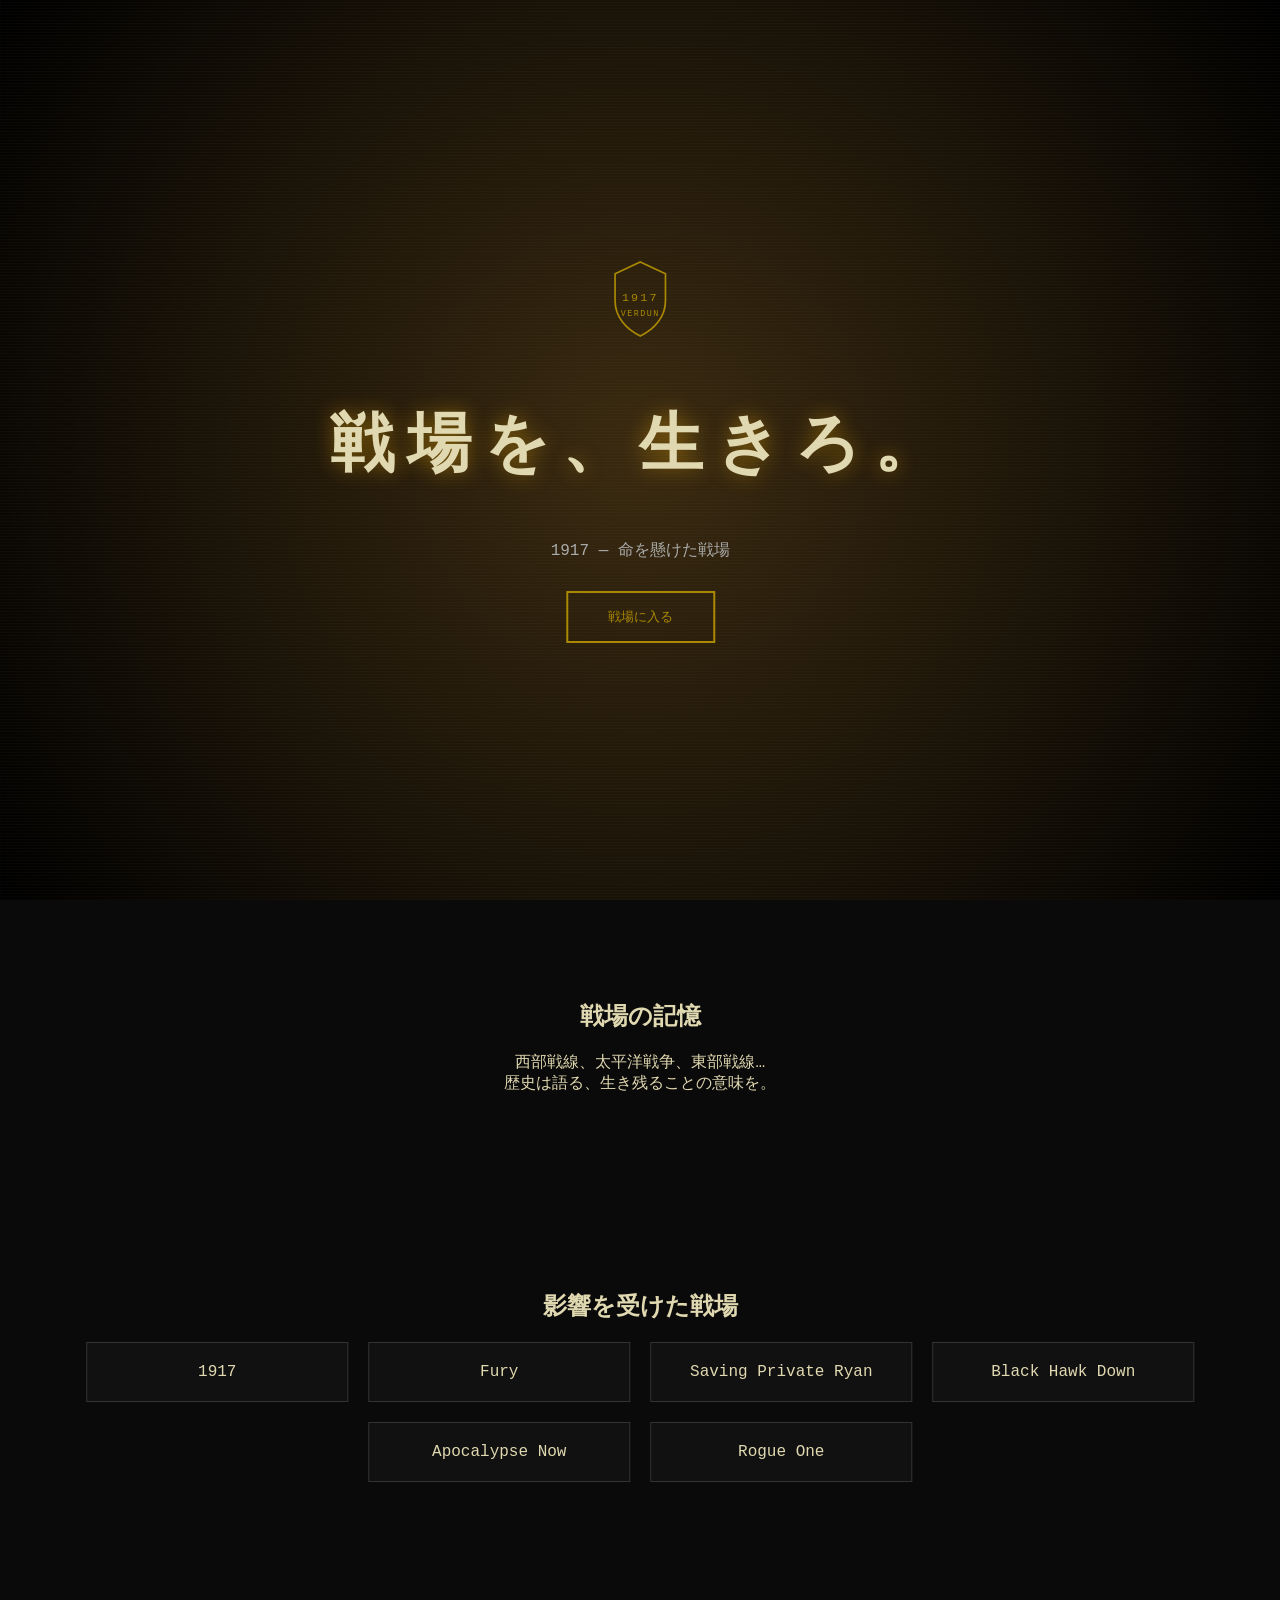
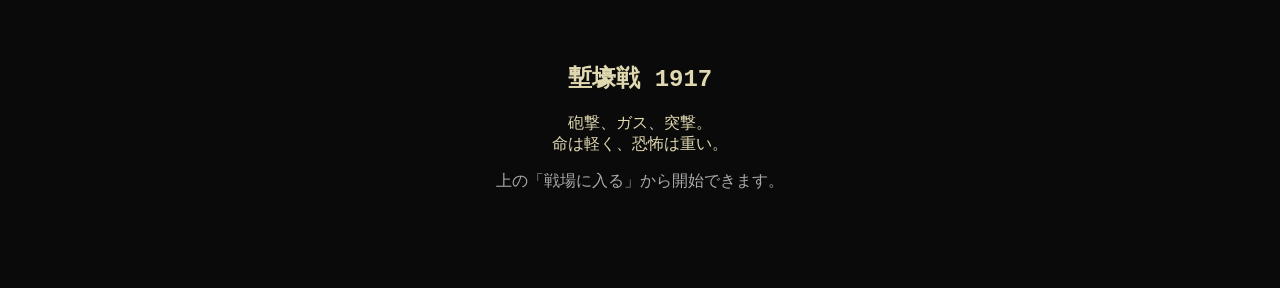
<file: index.html>
<!DOCTYPE html>
<html lang="ja">
<head>
<meta charset="UTF-8">
<title>戦場を、生きろ。</title>

<style>
body {
  margin: 0;
  font-family: 'Courier New', monospace;
  background: #0a0a0a;
  color: #e0d8b0;
  overflow-x: hidden;
  transition: 0.5s;
}

/* ===== 背景 ===== */
.hero {
  height: 100vh;
  background: radial-gradient(circle at center, #3a2a10 0%, #000 100%);
  display: flex;
  flex-direction: column;
  justify-content: center;
  align-items: center;
  position: relative;
}

/* ノイズ */
.hero::after {
  content: "";
  position: absolute;
  inset: 0;
  pointer-events: none;
  background: repeating-linear-gradient(
    0deg,
    rgba(255,255,255,0.02),
    rgba(255,255,255,0.02) 1px,
    transparent 1px,
    transparent 3px
  );
}

/* ===== タイトル ===== */
h1 {
  font-size: 4rem;
  letter-spacing: 0.2em;
  text-shadow: 0 0 20px rgba(255,180,0,0.4);
}

/* ===== ロゴ ===== */
.logo {
  display: flex;
  flex-direction: column;
  align-items: center;
  gap: 8px;
  margin-bottom: 16px;
}
.logo svg {
  width: 84px;
  height: 84px;
}
.logo-mark {
  fill: transparent;
  stroke: #aa8800;
  stroke-width: 2;
}
.logo-text {
  fill: #aa8800;
  font-family: 'Courier New', monospace;
  letter-spacing: 0.18em;
}

.subtitle {
  margin-top: 10px;
  color: #aaa;
}

/* ===== ボタン ===== */
.btn {
  margin-top: 30px;
  padding: 15px 40px;
  border: 2px solid #aa8800;
  background: transparent;
  color: #aa8800;
  cursor: pointer;
  transition: 0.2s;
}

.btn:hover {
  background: #aa8800;
  color: black;
}

/* ===== セクション ===== */
.section {
  padding: 80px 20px;
  text-align: center;
}

.cards {
  display: flex;
  flex-wrap: wrap;
  justify-content: center;
  gap: 20px;
}

.card {
  width: 220px;
  padding: 20px;
  background: #111;
  border: 1px solid #333;
  transition: 0.3s;
}

.card:hover {
  transform: translateY(-5px);
  border-color: #aa8800;
}

/* ===== フェードイン ===== */
.fade {
  opacity: 0;
  transform: translateY(40px);
  transition: 1s;
}
.fade.show {
  opacity: 1;
  transform: translateY(0);
}
</style>
</head>

<body>

<!-- ===== ファーストビュー ===== -->
<div class="hero">
  <div class="logo" role="img" aria-label="VERDUN FRONT ロゴ">
    <svg viewBox="0 0 100 100" aria-hidden="true" focusable="false">
      <path class="logo-mark" d="M50 6 L80 20 L80 52 C80 71 67 86 50 94 C33 86 20 71 20 52 L20 20 Z" />
      <text class="logo-text" x="50" y="52" text-anchor="middle" font-size="14">1917</text>
      <text class="logo-text" x="50" y="70" text-anchor="middle" font-size="10">VERDUN</text>
    </svg>
  </div>
  <h1>戦場を、生きろ。</h1>
  <div class="subtitle">1917 — 命を懸けた戦場</div>

  <!-- ★ここが重要 -->
  <button class="btn" onclick="startGame()">戦場に入る</button>
</div>

<!-- ===== 世界観 ===== -->
<div class="section fade">
  <h2>戦場の記憶</h2>
  <p>
    西部戦線、太平洋戦争、東部戦線…<br>
    歴史は語る、生き残ることの意味を。
  </p>
</div>

<!-- ===== 作品群 ===== -->
<div class="section fade">
  <h2>影響を受けた戦場</h2>
  <div class="cards">
    <div class="card">1917</div>
    <div class="card">Fury</div>
    <div class="card">Saving Private Ryan</div>
    <div class="card">Black Hawk Down</div>
    <div class="card">Apocalypse Now</div>
    <div class="card">Rogue One</div>
  </div>
</div>

<!-- ===== ゲーム誘導 ===== -->
<div class="section fade" id="game">
  <h2>塹壕戦 1917</h2>
  <p>
    砲撃、ガス、突撃。<br>
    命は軽く、恐怖は重い。
  </p>

  <p class="subtitle">上の「戦場に入る」から開始できます。</p>
</div>

<script>

// ===== ゲームへ遷移 =====
function startGame() {
  document.body.style.opacity = "0";

  setTimeout(() => {
    window.location.href = "game.html";
  }, 500);
}

// ===== フェードイン =====
const fades = document.querySelectorAll(".fade");

window.addEventListener("scroll", () => {
  fades.forEach(el => {
    const rect = el.getBoundingClientRect();
    if(rect.top < window.innerHeight - 100){
      el.classList.add("show");
    }
  });
});

// ===== 画面揺れ（軽い演出） =====
setInterval(()=>{
  document.body.style.transform = `translateX(${Math.random()*2-1}px)`;
},200);

</script>

</body>
</html>
</file>
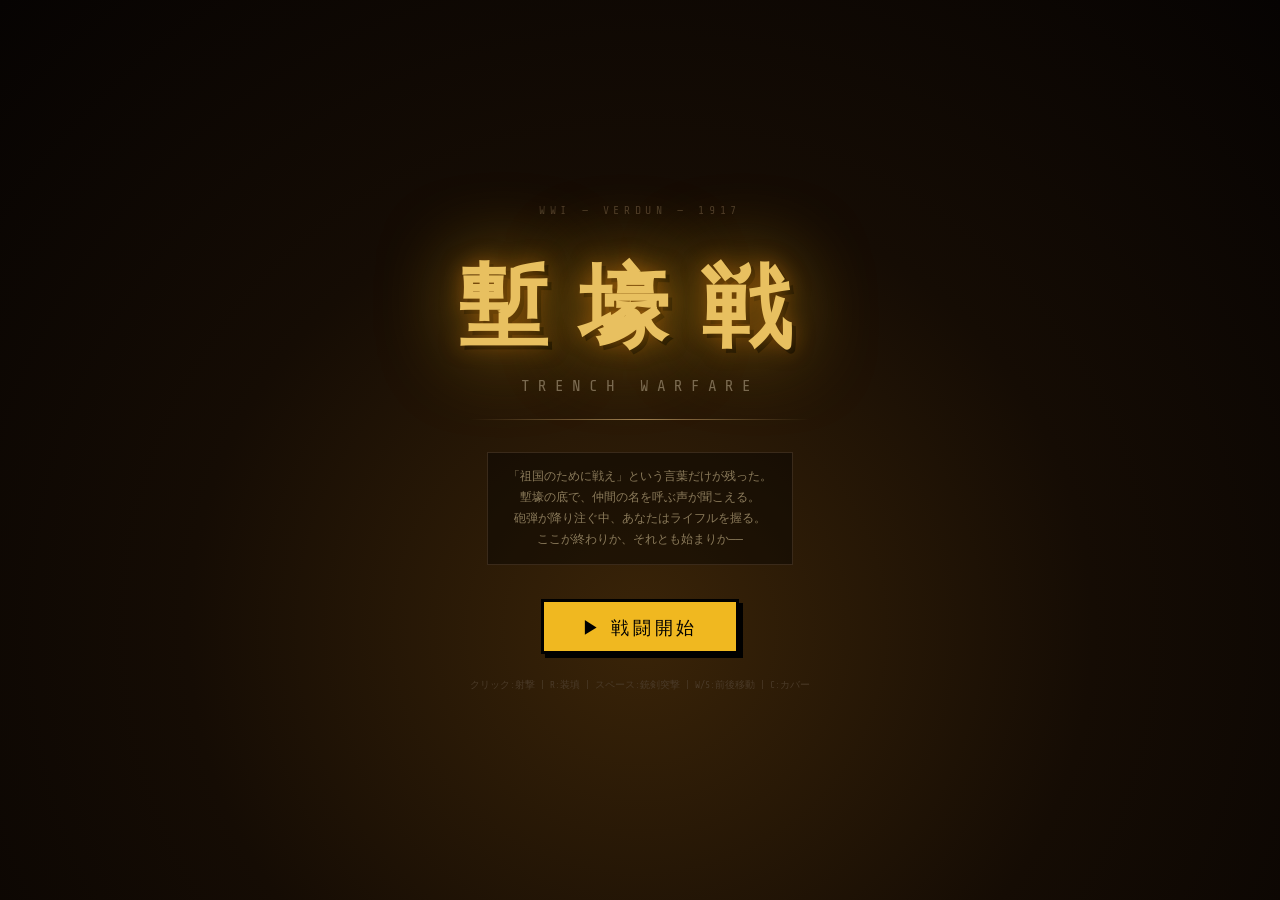
<file: game.html>
<!DOCTYPE html>
<html lang="ja">
<head>
<meta charset="UTF-8">
<meta name="viewport" content="width=device-width, initial-scale=1.0">
<title>塹壕戦 1917 — VERDUN FRONT</title>
<style>
@import url('https://fonts.googleapis.com/css2?family=Special+Elite&family=Oswald:wght@300;400;700&family=Share+Tech+Mono&display=swap');
 
:root {
  --mud:#5a3a20; --earth:#7a4e30; --sand:#c8a06a;
  --steel:#8ab0ae; --rust:#c04820; --blood:#990000;
  --yellow:#f0b820; --green:#3a6828; --dark:#0e0906;
  --text:#e8d8b0; --khaki:#6b8c4a;
  --trench-wood:#7a4e28; --trench-mud:#4a2e14;
  --enemy-uniform:#5a6e3a; --enemy-skin:#d4a870;
  --mg-color:#cc8800; --sniper-color:#8888aa; --assault-color:#cc3300;
}
*{margin:0;padding:0;box-sizing:border-box;}
body{background:var(--dark);font-family:'Special Elite',serif;color:var(--text);overflow:hidden;height:100vh;width:100vw;user-select:none;}
 
/* ===== TITLE ===== */
#titleScreen{
  position:fixed;inset:0;
  background:radial-gradient(ellipse at 50% 70%,#3a2408 0%,#150c04 50%,#060302 100%);
  display:flex;flex-direction:column;align-items:center;justify-content:center;z-index:1000;
}
#titleScreen h1{
  font-family:'Oswald',sans-serif;font-size:clamp(2.5rem,7vw,6rem);
  letter-spacing:.35em;color:#e8c060;
  text-shadow:0 0 80px rgba(240,180,20,.7),0 0 20px rgba(200,100,10,.5),4px 4px 0 #000;
  text-transform:uppercase;animation:flicker 4s infinite;
}
@keyframes flicker{0%,100%{opacity:1}91%{opacity:1}92%{opacity:.7}94%{opacity:1}97%{opacity:.85}}
.title-sub{font-family:'Share Tech Mono',monospace;font-size:clamp(.65rem,1.8vw,1rem);color:#7a6a50;letter-spacing:.5em;margin:8px 0 16px;}
.title-divider{width:340px;height:1px;background:linear-gradient(90deg,transparent,#a08050,transparent);margin:8px 0 32px;}
.story-intro{
  max-width:480px;font-family:'Share Tech Mono',monospace;font-size:.72rem;
  color:#8a7a5a;line-height:1.8;text-align:center;margin-bottom:28px;
  border:1px solid #3a2a1a;padding:14px 20px;
  background:rgba(0,0,0,.4);
}
.btn{
  font-family:'Oswald',sans-serif;font-size:1.1rem;letter-spacing:.2em;color:#000;
  background:var(--yellow);border:3px solid #000;padding:11px 38px;cursor:pointer;
  text-transform:uppercase;transition:all .15s;box-shadow:4px 4px 0 #000;margin:6px;
}
.btn:hover{transform:translate(-2px,-2px);box-shadow:6px 6px 0 #000;}
.btn:active{transform:translate(2px,2px);box-shadow:2px 2px 0 #000;}
.btn.gray{background:#4a4a3a;color:#aaa;}
.controls-hint{font-family:'Share Tech Mono',monospace;font-size:.6rem;color:#4a3a28;line-height:2;margin-top:16px;text-align:center;}
 
/* ===== GAME ===== */
#gameContainer{display:none;position:fixed;inset:0;background:var(--dark);}
 
/* ===== BATTLEFIELD ===== */
#battlefield{position:absolute;top:0;left:0;right:0;height:64%;overflow:hidden;cursor:crosshair;}
 
/* Sky */
#sky{position:absolute;top:0;left:0;right:0;height:62%;
  background:linear-gradient(180deg,#4e7dba 0%,#7eaa90 50%,#c0cc80 100%);transition:background 2s;}
#sky.dusk{background:linear-gradient(180deg,#180a02 0%,#7a3010 35%,#c05820 65%,#e08030 100%);}
#sky.night{background:linear-gradient(180deg,#020208 0%,#060614 55%,#0e0e20 100%);}
#cloudLayer{position:absolute;inset:0;pointer-events:none;overflow:hidden;}
.cloud{position:absolute;border-radius:50%;pointer-events:none;animation:cloudDrift var(--spd,35s) linear infinite;}
@keyframes cloudDrift{0%{transform:translateX(-130%)}100%{transform:translateX(110vw)}}
 
/* Horizon */
#horizon{position:absolute;bottom:40%;left:0;right:0;height:130px;overflow:hidden;}
.horizon-hill{position:absolute;bottom:0;border-radius:50% 50% 0 0;
  background:linear-gradient(180deg,#3a4e28 0%,#2a3818 100%);}
#battleSmokeLayer{position:absolute;inset:0;pointer-events:none;overflow:hidden;}
.battle-smoke{position:absolute;border-radius:50%;pointer-events:none;filter:blur(10px);
  animation:bsmoke var(--spd,20s) ease-in-out infinite alternate;}
@keyframes bsmoke{0%{transform:translateX(0) translateY(0);opacity:var(--op,.4)}100%{transform:translateX(var(--dx,50px)) translateY(-25px);opacity:calc(var(--op,.4)*.4)}}
 
/* Wire */
#wireLayer{position:absolute;bottom:38%;left:0;right:0;height:45px;pointer-events:none;}
 
/* Ground */
#ground{position:absolute;bottom:0;left:0;right:0;height:42%;
  background:linear-gradient(180deg,#6a4a28 0%,#3a2410 45%,#251808 100%);overflow:hidden;}
.mud-detail{position:absolute;border-radius:50%;background:rgba(0,0,0,.45);}
#puddleLayer{position:absolute;inset:0;pointer-events:none;}
.puddle{position:absolute;border-radius:50%;
  background:radial-gradient(ellipse,rgba(55,75,85,.88) 0%,rgba(35,50,60,.6) 55%,rgba(25,35,45,.28) 100%);
  box-shadow:inset 0 2px 7px rgba(0,0,0,.55),0 0 9px rgba(90,120,140,.2);pointer-events:none;}
.puddle::after{content:'';position:absolute;top:18%;left:12%;width:42%;height:28%;
  background:linear-gradient(135deg,rgba(170,205,225,.55) 0%,transparent 100%);border-radius:50%;transform:rotate(-20deg);}
.ripple{position:absolute;border-radius:50%;border:1px solid rgba(150,195,215,.4);
  animation:rippleOut var(--dur,1.8s) ease-out forwards;pointer-events:none;}
@keyframes rippleOut{0%{transform:scale(0);opacity:.8}100%{transform:scale(1);opacity:0}}
#fireLayer{position:absolute;inset:0;pointer-events:none;overflow:hidden;}
.fire-base{position:absolute;bottom:0;display:flex;align-items:flex-end;gap:2px;pointer-events:none;}
.flame{border-radius:50% 50% 20% 20%;transform-origin:bottom center;animation:flameAnim var(--spd,.35s) ease-in-out infinite alternate;}
.flame.core{background:radial-gradient(ellipse,#fff8c0 0%,#ffcc00 40%,#ff6600 80%,transparent 100%);}
.flame.mid{background:radial-gradient(ellipse,#ffcc00 0%,#ff6600 50%,#cc2200 85%,transparent 100%);}
.flame.outer{background:radial-gradient(ellipse,#ff6600 0%,#cc2200 55%,#550800 90%,transparent 100%);}
.flame.smoketop{background:radial-gradient(ellipse,rgba(70,60,42,.75) 0%,rgba(45,35,20,.3) 65%,transparent 100%);border-radius:50%;animation:smokeDriftUp var(--spd,1.2s) ease-out infinite alternate;}
@keyframes flameAnim{0%{transform:scaleX(1) scaleY(1) rotate(-2deg)}50%{transform:scaleX(.8) scaleY(1.18) rotate(3deg)}100%{transform:scaleX(1.12) scaleY(.88) rotate(-4deg)}}
@keyframes smokeDriftUp{0%{transform:translateX(0) translateY(0) scale(.6);opacity:.7}100%{transform:translateX(10px) translateY(-35px) scale(1.5);opacity:0}}
 
/* Trench */
#trench{position:absolute;bottom:0;left:0;right:0;height:52%;
  background:linear-gradient(180deg,#5a3a18 0%,#2a1808 100%);
  border-top:6px solid #8a5a30;overflow:hidden;}
.plank{position:absolute;background:linear-gradient(90deg,#8a5a30,#6a3e1e,#7a4e28);border:1px solid #3a2010;}
.wood-post{position:absolute;bottom:0;background:linear-gradient(90deg,#7a4e28,#5a3818);width:18px;border:1px solid #2a1a0e;}
/* カバー（遮蔽物） */
#coverLayer{position:absolute;bottom:0;left:0;right:0;height:52%;pointer-events:none;z-index:6;}
.cover-obj{
  position:absolute;bottom:0;pointer-events:all;cursor:pointer;z-index:7;
}
.cover-sandbag{
  width:70px;height:38px;
  background:radial-gradient(ellipse,#c8a060 30%,#8a6030 100%);
  border:3px solid #3a2010;border-radius:8px 8px 4px 4px;
  box-shadow:2px 4px 6px rgba(0,0,0,.5);
}
.cover-barrel{
  width:34px;height:50px;
  background:linear-gradient(180deg,#5a3818,#3a2008,#5a3818);
  border:2px solid #1a0e04;border-radius:6px;
  box-shadow:2px 4px 5px rgba(0,0,0,.5);
}
.cover-indicator{
  position:absolute;top:-22px;left:50%;transform:translateX(-50%);
  font-family:'Share Tech Mono',monospace;font-size:.5rem;color:#f0b820;
  background:rgba(0,0,0,.7);padding:1px 4px;border-radius:2px;
  white-space:nowrap;display:none;
}
.cover-obj:hover .cover-indicator{display:block;}
#playerCoverStatus{
  position:absolute;top:4px;left:50%;transform:translateX(-50%);
  font-family:'Oswald',sans-serif;font-size:.75rem;letter-spacing:.15em;
  color:#f0b820;background:rgba(0,0,0,.7);padding:2px 10px;border-radius:3px;
  display:none;z-index:30;
}
 
/* ===== ENEMIES ===== */
#enemyLayer{position:absolute;bottom:38%;left:0;right:0;height:90px;pointer-events:none;}
.enemy{position:absolute;bottom:0;cursor:crosshair;pointer-events:all;z-index:10;}
.stick-figure{position:relative;display:flex;flex-direction:column;align-items:center;}
.sf-helmet{width:22px;height:10px;border-radius:40% 40% 0 0;position:relative;z-index:2;}
.sf-helmet::before{content:'';position:absolute;top:-5px;left:-2px;width:26px;height:8px;border-radius:50%;}
.sf-head{width:14px;height:14px;background:radial-gradient(circle,#e0b880 60%,#c89860 100%);border-radius:50%;border:1px solid #8a6040;margin-top:-2px;}
.sf-body{width:4px;height:26px;border-radius:2px;}
.sf-arms{position:absolute;top:30px;width:38px;height:4px;border-radius:2px;}
.sf-rifle{position:absolute;top:26px;right:-22px;width:30px;height:4px;
  background:linear-gradient(90deg,#8a5a28,#6a4010,#8a5a28);border-radius:1px;border:1px solid #3a2010;}
.sf-legs{display:flex;gap:6px;margin-top:2px;}
.sf-leg{width:4px;height:22px;border-radius:2px;transform-origin:top;}
 
/* 敵タイプ別色 */
.enemy-infantry .sf-helmet{background:linear-gradient(180deg,#4a5e28,#3a4e1a);}
.enemy-infantry .sf-helmet::before{background:linear-gradient(180deg,#5a6e38,#4a5e28);}
.enemy-infantry .sf-body{background:linear-gradient(180deg,#4a6030,#3a5020);}
.enemy-infantry .sf-arms{background:#4a6030;}
.enemy-infantry .sf-leg{background:linear-gradient(180deg,#3a5020,#2a4818);}
 
.enemy-mg .sf-helmet{background:linear-gradient(180deg,#6a5010,#4a3808);}
.enemy-mg .sf-helmet::before{background:linear-gradient(180deg,#8a6820,#6a5010);}
.enemy-mg .sf-body{background:linear-gradient(180deg,#6a5010,#4a3808);}
.enemy-mg .sf-arms{background:#6a5010;}
.enemy-mg .sf-leg{background:linear-gradient(180deg,#4a3808,#3a2a04);}
/* MG盾 */
.mg-shield{width:28px;height:20px;background:linear-gradient(180deg,#7a7060,#5a5048);
  border:2px solid #3a3028;border-radius:3px;position:absolute;top:26px;left:-14px;
  box-shadow:inset 0 2px 4px rgba(255,255,255,.1);}
 
.enemy-sniper .sf-helmet{background:linear-gradient(180deg,#2a2a3e,#1a1a2e);}
.enemy-sniper .sf-helmet::before{background:linear-gradient(180deg,#3a3a4e,#2a2a3e);}
.enemy-sniper .sf-body{background:linear-gradient(180deg,#2a3a2a,#1a2818);}
.enemy-sniper .sf-arms{background:#2a3a2a;}
.enemy-sniper .sf-leg{background:linear-gradient(180deg,#1a2818,#101808);}
/* スナイパーライフル（長い） */
.enemy-sniper .sf-rifle{width:42px;right:-36px;background:linear-gradient(90deg,#6a4020,#4a2808,#6a4020);}
 
.enemy-assault .sf-helmet{background:linear-gradient(180deg,#6a1a0a,#4a0a04);}
.enemy-assault .sf-helmet::before{background:linear-gradient(180deg,#8a2a1a,#6a1a0a);}
.enemy-assault .sf-body{background:linear-gradient(180deg,#8a2010,#6a1008);}
.enemy-assault .sf-arms{background:#8a2010;}
.enemy-assault .sf-leg{background:linear-gradient(180deg,#5a1008,#400804);}
 
.enemy.running .sf-leg:first-child{animation:run1 .3s infinite alternate;}
.enemy.running .sf-leg:last-child{animation:run2 .3s infinite alternate;}
.enemy.crouching .sf-body{transform:scaleY(.6);transform-origin:top;}
.enemy.crouching .sf-legs{opacity:.5;}
.enemy.prone{transform:scaleY(.4) translateY(55%);}
@keyframes run1{from{transform:rotate(-22deg)}to{transform:rotate(22deg)}}
@keyframes run2{from{transform:rotate(22deg)}to{transform:rotate(-22deg)}}
 
/* 敵HPバー */
.enemy-hp{position:absolute;top:-10px;left:50%;transform:translateX(-50%);
  width:36px;height:4px;background:#1a0a0a;border:1px solid #000;border-radius:2px;overflow:hidden;}
.enemy-hp-fill{height:100%;background:linear-gradient(90deg,#cc0000,#ff3333);border-radius:2px;transition:width .15s;}
 
/* ヒットエフェクト */
.hit-effect{position:absolute;top:-12px;left:50%;transform:translateX(-50%);
  font-size:1.3rem;animation:hitFloat .9s forwards;pointer-events:none;z-index:50;}
@keyframes hitFloat{0%{opacity:1;transform:translateX(-50%) translateY(0)}100%{opacity:0;transform:translateX(-50%) translateY(-44px)}}
/* ダメージ数字 */
.dmg-num{position:absolute;top:-18px;left:50%;transform:translateX(-50%);
  font-family:'Oswald',sans-serif;font-size:.9rem;color:#ff4040;font-weight:700;
  text-shadow:1px 1px 0 #000;animation:hitFloat .9s forwards;pointer-events:none;z-index:51;}
 
/* 戦車 */
#tank{display:none;position:absolute;bottom:0;left:-220px;transition:left 5s linear;pointer-events:none;z-index:5;}
.tank-body{width:130px;height:50px;background:linear-gradient(180deg,#5a7a38,#3a5818,#4a6828);
  border-radius:10px 14px 4px 4px;position:relative;border:3px solid #2a4010;box-shadow:3px 5px 10px rgba(0,0,0,.6);}
.tank-turret{position:absolute;top:-20px;left:32px;width:54px;height:24px;
  background:linear-gradient(180deg,#6a8a48,#4a6828);border-radius:7px;border:2px solid #2a4010;}
.tank-barrel{position:absolute;top:7px;right:-45px;width:46px;height:9px;
  background:linear-gradient(180deg,#3a4a1a,#2a3810);border-radius:4px;border:1px solid #1a2808;}
.tank-track{position:absolute;bottom:-9px;left:0;right:0;height:14px;
  background:linear-gradient(180deg,#2a2a1a,#1a1a08);border-radius:7px;border:2px solid #0a1000;}
.tank-track::after{content:'▬▬▬▬▬▬▬▬▬';position:absolute;color:#4a5828;font-size:8px;top:2px;left:2px;}
 
/* Dust */
#dustLayer{position:absolute;inset:0;pointer-events:none;overflow:hidden;z-index:13;}
.dust-particle{position:absolute;border-radius:50%;pointer-events:none;
  animation:dustRise var(--dur,2s) ease-out forwards;}
@keyframes dustRise{0%{transform:translate(0,0) scale(.3);opacity:.75}40%{opacity:.55}100%{transform:translate(var(--dx,20px),var(--dy,-60px)) scale(1.9);opacity:0}}
.dust-ambient{position:absolute;border-radius:50%;
  background:radial-gradient(circle,rgba(195,165,95,.4) 0%,rgba(155,115,55,.15) 65%,transparent 100%);
  pointer-events:none;animation:dustDrift var(--spd,8s) ease-in-out infinite alternate;}
@keyframes dustDrift{0%{transform:translateX(0) translateY(0);opacity:.4}50%{opacity:.65}100%{transform:translateX(var(--dx2,45px)) translateY(-18px);opacity:.3}}
 
/* 汚れオーバーレイ */
#grimeOverlay{position:absolute;inset:0;pointer-events:none;z-index:18;
  background:radial-gradient(ellipse 80% 30% at 20% 92%,rgba(55,30,8,.35) 0%,transparent 100%),
             radial-gradient(ellipse 60% 20% at 75% 97%,rgba(48,26,8,.3) 0%,transparent 100%),
             radial-gradient(ellipse 40% 15% at 50% 82%,rgba(40,22,6,.2) 0%,transparent 100%);}
#vignetteOverlay{position:absolute;inset:0;pointer-events:none;z-index:19;
  background:radial-gradient(ellipse 100% 100% at 50% 50%,transparent 38%,rgba(18,10,3,.35) 72%,rgba(8,4,1,.7) 100%);}
#mudSplatter{position:absolute;bottom:0;left:0;right:0;height:80px;pointer-events:none;z-index:20;
  background:radial-gradient(ellipse 18% 60% at 8% 100%,rgba(48,26,7,.7) 0%,transparent 100%),
             radial-gradient(ellipse 12% 40% at 22% 100%,rgba(58,32,9,.55) 0%,transparent 100%),
             radial-gradient(ellipse 22% 70% at 45% 100%,rgba(43,23,6,.65) 0%,transparent 100%),
             radial-gradient(ellipse 10% 35% at 63% 100%,rgba(53,28,7,.5) 0%,transparent 100%),
             radial-gradient(ellipse 20% 55% at 82% 100%,rgba(48,26,7,.65) 0%,transparent 100%);}
#screenGrime{position:absolute;inset:0;pointer-events:none;z-index:21;opacity:.15;
  background-image:repeating-linear-gradient(87deg,transparent 0px,transparent 3px,rgba(175,138,75,.06) 3px,rgba(175,138,75,.06) 4px),
                   repeating-linear-gradient(4deg,transparent 0px,transparent 5px,rgba(115,88,38,.04) 5px,rgba(115,88,38,.04) 6px);}
 
/* 爆発 */
.explosion{position:absolute;border-radius:50%;
  background:radial-gradient(circle,#fff 0%,#ffee00 15%,#ff8800 42%,#cc3300 72%,#440e00 92%,transparent 100%);
  pointer-events:none;animation:explode .65s forwards;z-index:40;
  box-shadow:0 0 35px 12px rgba(255,100,0,.65);}
@keyframes explode{0%{transform:scale(0);opacity:1}55%{transform:scale(1);opacity:.95}100%{transform:scale(1.9);opacity:0}}
.smoke-puff{position:absolute;border-radius:50%;
  background:radial-gradient(circle,rgba(195,183,155,.7) 0%,rgba(115,105,85,.38) 62%,transparent 100%);
  pointer-events:none;animation:smokeRise 2.8s forwards;z-index:35;}
@keyframes smokeRise{0%{transform:scale(.3) translateY(0);opacity:.82}100%{transform:scale(2.6) translateY(-90px);opacity:0}}
.gas-cloud{position:absolute;bottom:30%;border-radius:50%;
  background:radial-gradient(circle,rgba(75,195,38,.52) 0%,rgba(38,155,8,.3) 65%,transparent 100%);
  animation:gasSpread 4.5s forwards;pointer-events:none;z-index:8;filter:blur(13px);}
@keyframes gasSpread{0%{transform:scale(.3);opacity:0}30%{opacity:.8}100%{transform:scale(3.8);opacity:0}}
#gasOverlay{display:none;position:fixed;inset:0;
  background:radial-gradient(ellipse,rgba(55,175,18,.48) 0%,rgba(28,138,0,.68) 100%);
  pointer-events:none;z-index:200;animation:gasFade 7s forwards;}
@keyframes gasFade{0%{opacity:0}20%{opacity:1}80%{opacity:1}100%{opacity:0}}
@keyframes shake{0%,100%{transform:translateX(0)}25%{transform:translateX(-7px) translateY(5px)}75%{transform:translateX(7px) translateY(-5px)}}
.shaking #battlefield{animation:shake .35s;}
#damageOverlay{display:none;position:fixed;inset:0;
  background:radial-gradient(ellipse,transparent 28%,rgba(110,0,0,.65) 100%);
  pointer-events:none;z-index:150;animation:dmgFade .55s forwards;}
@keyframes dmgFade{0%{opacity:1}100%{opacity:0}}
/* カバー時ダメージ軽減表示 */
#coverFlash{display:none;position:fixed;inset:0;
  background:radial-gradient(ellipse,transparent 50%,rgba(80,120,0,.4) 100%);
  pointer-events:none;z-index:145;animation:dmgFade .4s forwards;}
 
/* 防毒マスク装着オーバーレイ */
#gasMaskOverlay{display:none;position:fixed;inset:0;pointer-events:none;z-index:205;}
#gasMaskOverlay .mask-vignette{
  position:absolute;inset:0;
  background:
    radial-gradient(ellipse 55% 65% at 35% 50%, transparent 52%, rgba(0,0,0,.96) 100%),
    radial-gradient(ellipse 55% 65% at 65% 50%, transparent 52%, rgba(0,0,0,.96) 100%);
}
#gasMaskOverlay .mask-lens-l,
#gasMaskOverlay .mask-lens-r{
  position:absolute;top:50%;width:130px;height:130px;margin-top:-65px;
  border-radius:50%;border:8px solid #4a4a3a;
  box-shadow:0 0 0 4px #2a2a1a,inset 0 0 30px rgba(0,0,0,.5),0 0 20px rgba(60,180,40,.15);
  background:radial-gradient(ellipse,rgba(20,45,20,.15) 0%,rgba(10,30,10,.45) 100%);
}
#gasMaskOverlay .mask-lens-l{left:calc(35% - 65px);}
#gasMaskOverlay .mask-lens-r{left:calc(65% - 65px);}
#gasMaskOverlay .mask-bridge{
  position:absolute;top:50%;left:50%;transform:translate(-50%,-50%);
  width:80px;height:14px;background:linear-gradient(180deg,#5a5040,#3a3020);border-radius:4px;
}
#gasMaskOverlay .mask-filter{
  position:absolute;top:calc(50% + 30px);left:50%;transform:translateX(-50%);
  width:44px;height:55px;background:linear-gradient(180deg,#5a5038,#3a3018);
  border-radius:6px 6px 10px 10px;border:3px solid #2a2010;
  box-shadow:2px 3px 6px rgba(0,0,0,.6);
}
#gasMaskOverlay .mask-filter::after{
  content:'';position:absolute;top:6px;left:50%;transform:translateX(-50%);
  width:24px;height:8px;border-radius:4px;
  background:repeating-linear-gradient(90deg,#6a6040 0px,#4a4020 3px,#6a6040 6px);
}
#gasMaskStatus{
  display:none;position:fixed;top:4px;left:50%;transform:translateX(-50%);
  font-family:'Oswald',sans-serif;font-size:.8rem;letter-spacing:.18em;
  color:#60ff40;background:rgba(0,0,0,.85);padding:3px 14px;border-radius:3px;
  border:1px solid #40bb20;z-index:210;text-align:center;
}
 
/* ガス警告点滅 */
@keyframes gasBtnPulse{
  0%,100%{background:var(--yellow);box-shadow:4px 4px 0 #000;}
  50%{background:#80ff20;box-shadow:4px 4px 0 #000,0 0 18px rgba(100,255,30,.8);}
}
.action-btn.gas-alert{animation:gasBtnPulse .6s infinite !important;color:#000 !important;}
 
/* ガスダメージ時の緑フラッシュ */
#gasHitOverlay{display:none;position:fixed;inset:0;pointer-events:none;z-index:198;
  background:radial-gradient(ellipse,rgba(40,180,10,.35) 0%,rgba(20,120,5,.55) 100%);
  animation:dmgFade .6s forwards;}
 
 
/* FPS武器 */
#weapon{position:absolute;bottom:28px;right:38px;width:310px;height:165px;pointer-events:none;z-index:22;transition:transform .12s;}
.rifle-stock{position:absolute;bottom:0;right:0;width:230px;height:32px;
  background:linear-gradient(180deg,#9a6030,#6a3818,#8a5020);border-radius:12px 4px 4px 22px;border:2px solid #3a1808;}
.rifle-barrel{position:absolute;bottom:18px;left:18px;width:210px;height:15px;
  background:linear-gradient(180deg,#7e7e7e,#4a4a4a,#6a6a6a);border-radius:4px;border:2px solid #1a1a1a;}
.rifle-sight{position:absolute;bottom:31px;left:122px;width:13px;height:11px;background:#4a4a4a;border:2px solid #1a1a1a;}
.rifle-hand{position:absolute;bottom:0;left:58px;width:52px;height:42px;
  background:linear-gradient(180deg,#d4a870,#b07840,#c49060);border-radius:9px 9px 4px 4px;border:2px solid #704020;}
.bayonet{position:absolute;bottom:27px;left:8px;width:32px;height:7px;
  background:linear-gradient(90deg,#d4dce8,#90a0b0,#e4ecf8);border-radius:0 3px 3px 0;transform:skew(-15deg);
  border:1px solid #6080a0;box-shadow:0 0 5px rgba(200,225,255,.45);}
#weapon.shooting{animation:recoil .18s;}
@keyframes recoil{0%{transform:translateX(0) translateY(0)}50%{transform:translateX(22px) translateY(-12px)}100%{transform:translateX(0) translateY(0)}}
#muzzleFlash{display:none;position:absolute;top:26%;left:6%;width:75px;height:75px;border-radius:50%;
  background:radial-gradient(circle,#ffffff 0%,#ffee80 18%,#ffaa00 52%,#ff4400 82%,transparent 100%);
  z-index:25;filter:blur(3px);box-shadow:0 0 45px 18px rgba(255,185,0,.55);}
#crosshair{position:absolute;top:50%;left:50%;transform:translate(-50%,-50%);pointer-events:none;z-index:30;}
.ch-line{position:absolute;background:rgba(255,255,255,.85);}
.ch-h{width:22px;height:2px;top:-1px;left:-11px;}
.ch-v{width:2px;height:22px;top:-11px;left:-1px;}
.ch-dot{width:4px;height:4px;border-radius:50%;background:rgba(255,255,255,.95);top:-2px;left:-2px;}
 
/* ===== TOP HUD ===== */
#topHud{position:absolute;top:0;left:0;right:0;height:38px;
  background:rgba(0,0,0,.75);display:flex;align-items:center;justify-content:space-between;
  padding:0 14px;border-bottom:2px solid var(--earth);z-index:50;
  font-family:'Share Tech Mono',monospace;font-size:.72rem;}
.flag-icon{width:26px;height:17px;background:linear-gradient(180deg,#cc2222,#aa1818,#cc2222);
  border:2px solid #880000;display:flex;align-items:center;justify-content:center;
  flex-direction:column;gap:1px;font-size:.5rem;box-shadow:1px 1px 3px rgba(0,0,0,.5);}
.flag-stars{font-size:.38rem;line-height:1;}
.objective-flag{display:flex;align-items:center;gap:7px;}
 
/* ===== STORY BANNER ===== */
#storyBanner{display:none;position:absolute;top:40px;left:50%;transform:translateX(-50%);
  background:rgba(0,0,0,.92);border:1px solid rgba(180,140,60,.5);border-left:4px solid var(--yellow);
  padding:10px 22px;font-family:'Special Elite',serif;font-size:.78rem;
  color:rgba(220,200,155,.9);text-align:center;z-index:80;max-width:500px;line-height:1.6;
  animation:bannerShow 4s forwards;}
#eventBanner{display:none;position:absolute;top:40px;left:50%;transform:translateX(-50%);
  background:rgba(0,0,0,.88);border:2px solid var(--yellow);padding:8px 22px;
  font-family:'Oswald',sans-serif;font-size:1rem;letter-spacing:.15em;
  color:var(--yellow);text-align:center;z-index:79;animation:bannerShow 3s forwards;}
@keyframes bannerShow{0%{opacity:0;transform:translateX(-50%) translateY(-10px)}15%{opacity:1;transform:translateX(-50%) translateY(0)}85%{opacity:1}100%{opacity:0}}
#objPopup{display:none;position:absolute;top:82px;left:50%;transform:translateX(-50%);
  background:rgba(0,0,0,.82);border:2px solid var(--rust);padding:6px 18px;
  font-family:'Share Tech Mono',monospace;font-size:.68rem;color:#ff8060;z-index:60;text-align:center;}
 
/* ===== BATTLE LOG ===== */
#battleLog{position:absolute;bottom:37%;left:8px;width:250px;z-index:45;
  display:flex;flex-direction:column;gap:2px;pointer-events:none;}
.log-entry{font-family:'Share Tech Mono',monospace;font-size:.58rem;color:rgba(210,198,165,.85);
  background:rgba(0,0,0,.52);padding:2px 6px;border-left:3px solid var(--rust);
  animation:logFade 5s forwards;}
.log-entry.good{border-left-color:#5a9a30;}
.log-entry.warn{border-left-color:#cc8800;}
@keyframes logFade{0%{opacity:1}70%{opacity:1}100%{opacity:0}}
 
/* ===== RELOAD BAR ===== */
#reloadBar{display:none;position:absolute;bottom:37%;right:80px;width:130px;height:9px;
  background:#1a1a1a;border:1px solid #555;border-radius:4px;overflow:hidden;z-index:60;}
#reloadFill{height:100%;background:linear-gradient(90deg,#3a5a7a,#5a8aaa,var(--yellow));width:0%;transition:width .05s linear;}
 
/* ===== BOTTOM HUD ===== */
#hud{position:absolute;bottom:0;left:0;right:0;height:37%;
  background:linear-gradient(180deg,#080604 0%,#121008 100%);
  border-top:3px solid var(--earth);
  display:grid;grid-template-columns:1fr 2.2fr 1fr;gap:6px;padding:7px 10px;z-index:50;}
 
#healthPanel,#rightPanel{background:rgba(0,0,0,.52);border:2px solid #3a2a1a;border-radius:4px;padding:6px;display:flex;flex-direction:column;gap:4px;}
.hud-label{font-family:'Share Tech Mono',monospace;font-size:.58rem;color:var(--sand);text-transform:uppercase;letter-spacing:.14em;}
.health-bar-bg{background:#1a0808;height:13px;border-radius:3px;border:1px solid #3a0808;overflow:hidden;}
.health-bar-fill{height:100%;background:linear-gradient(90deg,#aa0000,#ee2222,#ff5555);border-radius:3px;transition:width .3s;box-shadow:0 0 7px rgba(220,0,0,.45);}
.stat-row{display:flex;justify-content:space-between;align-items:center;}
.stat-val{font-family:'Oswald',sans-serif;font-size:1.4rem;color:var(--yellow);}
.stat-small{font-family:'Share Tech Mono',monospace;font-size:.68rem;color:var(--steel);}
.ammo-display{font-family:'Share Tech Mono',monospace;font-size:1rem;color:var(--text);text-align:center;}
.rank-display{font-family:'Oswald',sans-serif;font-size:.75rem;color:var(--yellow);text-align:center;
  padding:3px;background:rgba(212,160,23,.12);border:1px solid rgba(212,160,23,.32);border-radius:3px;}
.xp-bar-bg{background:#1a1408;height:5px;border-radius:3px;overflow:hidden;}
.xp-bar-fill{height:100%;background:linear-gradient(90deg,#8a6010,var(--yellow));border-radius:3px;transition:width .4s;}
 
/* Skills unlocked */
.skill-slot{font-family:'Share Tech Mono',monospace;font-size:.58rem;color:#6a5a3a;
  border:1px solid #3a2a1a;border-radius:3px;padding:1px 4px;text-align:center;}
.skill-slot.unlocked{color:#d4a870;border-color:#6a5030;}
 
/* 中央パネル */
#centerPanel{background:rgba(0,0,0,.52);border:2px solid #3a2a1a;border-radius:4px;padding:6px 8px;
  display:grid;grid-template-columns:1fr 1fr 1fr;grid-template-rows:1fr 1fr 1fr;gap:4px;}
.action-btn{font-family:'Oswald',sans-serif;font-size:.65rem;letter-spacing:.08em;color:#fff;
  background:linear-gradient(180deg,#6a7a4a,#4a5830);border:2px solid #2a3818;
  padding:4px 3px;cursor:pointer;text-align:center;text-transform:uppercase;transition:all .1s;
  display:flex;align-items:center;justify-content:center;flex-direction:column;gap:1px;
  box-shadow:2px 2px 0 #000,inset 0 1px 0 rgba(255,255,255,.1);}
.action-btn:hover{background:linear-gradient(180deg,#8a9a60,#6a7a40);transform:translate(-1px,-1px);box-shadow:3px 3px 0 #000;}
.action-btn:active{transform:translate(1px,1px);box-shadow:1px 1px 0 #000;}
.action-btn:disabled{background:linear-gradient(180deg,#2a2a1a,#1a1a0e);color:#3a3a2a;cursor:not-allowed;transform:none;box-shadow:none;}
.action-btn.danger{background:linear-gradient(180deg,#7a2010,#5a1008);border-color:#3a0804;}
.action-btn.danger:hover{background:linear-gradient(180deg,#9a3020,#7a1808);}
.action-btn.tank-btn{background:linear-gradient(180deg,#4a7830,#2a5810);color:#c0e090;grid-column:span 3;border-color:#1a4808;}
.action-btn.tank-btn:disabled{background:linear-gradient(180deg,#1a2a10,#101e08);color:#3a4a28;}
.action-btn .key-hint{font-size:.48rem;color:rgba(255,255,255,.5);font-family:'Share Tech Mono',monospace;}
/* 移動ボタン */
.move-btn{background:linear-gradient(180deg,#3a4a5a,#2a3848);border-color:#1a2838;}
.move-btn:hover{background:linear-gradient(180deg,#5a6a7a,#3a4858);}
 
/* ===== END SCREEN ===== */
#endScreen{display:none;position:fixed;inset:0;background:rgba(0,0,0,.88);z-index:500;
  flex-direction:column;align-items:center;justify-content:center;gap:14px;}
#endTitle{font-family:'Oswald',sans-serif;font-size:clamp(2rem,8vw,5rem);letter-spacing:.3em;text-shadow:0 0 45px currentColor;}
.stats-grid{display:grid;grid-template-columns:repeat(3,1fr);gap:10px;
  background:rgba(0,0,0,.62);border:2px solid var(--earth);padding:14px;min-width:320px;}
.stat-item{text-align:center;}
.stat-item .lbl{font-size:.68rem;color:var(--steel);font-family:'Share Tech Mono',monospace;}
.stat-item .val{font-size:1.4rem;color:var(--yellow);font-family:'Oswald',sans-serif;}
.end-story{font-family:'Special Elite',serif;font-size:.75rem;color:#8a7a5a;max-width:400px;
  text-align:center;line-height:1.8;padding:10px;border:1px solid #2a2018;}
 
/* ===== PLAYER MOVE INDICATOR ===== */
#positionHud{position:absolute;bottom:37%;right:8px;font-family:'Share Tech Mono',monospace;
  font-size:.6rem;color:#6a5a3a;z-index:45;text-align:right;}
 
/* ===== SCORE SUBMIT AREA ===== */
#scoreSubmitArea {
  display: flex;
  flex-direction: column;
  align-items: center;
  gap: 8px;
  width: 100%;
  max-width: 480px;
  background: rgba(0,0,0,.55);
  border: 1px solid #3a2a1a;
  border-top: 3px solid var(--yellow);
  padding: 12px 18px;
  position: relative;
}
#scoreSubmitArea::before {
  content: '— SCORE SUBMISSION —';
  position: absolute;
  top: -10px;
  left: 50%;
  transform: translateX(-50%);
  font-family: 'Share Tech Mono', monospace;
  font-size: .55rem;
  color: var(--yellow);
  background: #0e0906;
  padding: 0 8px;
  letter-spacing: .2em;
}
 
.submit-row {
  display: flex;
  gap: 8px;
  align-items: center;
  width: 100%;
  justify-content: center;
}
 
#playerNameInput {
  font-family: 'Share Tech Mono', monospace;
  font-size: .85rem;
  background: #0e0906;
  color: var(--text);
  border: 2px solid #5a3a20;
  border-radius: 0;
  padding: 7px 12px;
  width: 180px;
  outline: none;
  letter-spacing: .05em;
  transition: border-color .15s, box-shadow .15s;
}
#playerNameInput:focus {
  border-color: var(--yellow);
  box-shadow: 0 0 8px rgba(240,184,32,.35);
}
#playerNameInput:disabled {
  color: #4a3a28;
  border-color: #2a1a0a;
  cursor: not-allowed;
}
#playerNameInput::placeholder {
  color: #4a3a28;
}
 
#submitBtn {
  font-family: 'Oswald', sans-serif;
  font-size: .8rem;
  letter-spacing: .12em;
  padding: 8px 18px;
  white-space: nowrap;
}
#submitBtn:disabled {
  background: #3a3020;
  color: #4a3a28;
  box-shadow: none;
  transform: none;
  cursor: not-allowed;
}
 
#submitMsg {
  font-family: 'Share Tech Mono', monospace;
  font-size: .68rem;
  min-height: 1.2em;
  letter-spacing: .04em;
  text-align: center;
  transition: color .2s;
}
 
/* ===== RANKING AREA ===== */
#rankingArea {
  width: 100%;
  max-width: 480px;
  background: rgba(0,0,0,.55);
  border: 1px solid #3a2a1a;
  border-top: 3px solid #5a3a20;
  padding: 10px 14px 12px;
  position: relative;
}
#rankingArea::before {
  content: '— GLOBAL RANKING —';
  position: absolute;
  top: -10px;
  left: 50%;
  transform: translateX(-50%);
  font-family: 'Share Tech Mono', monospace;
  font-size: .55rem;
  color: var(--sand);
  background: #0e0906;
  padding: 0 8px;
  letter-spacing: .2em;
}
 
.ranking-header {
  display: flex;
  justify-content: space-between;
  align-items: center;
  margin-bottom: 6px;
}
 
#rankingRefreshBtn {
  font-family: 'Share Tech Mono', monospace;
  font-size: .6rem;
  background: transparent;
  border: 1px solid #4a3020;
  color: #6a5a3a;
  padding: 2px 9px;
  cursor: pointer;
  letter-spacing: .06em;
  transition: border-color .15s, color .15s;
}
#rankingRefreshBtn:hover {
  border-color: var(--sand);
  color: var(--sand);
}
 
#rankingList {
  font-family: 'Share Tech Mono', monospace;
  font-size: .68rem;
  color: var(--sand);
  min-height: 44px;
}
 
.ranking-row {
  display: grid;
  grid-template-columns: 28px 1fr 80px 48px;
  align-items: center;
  gap: 4px;
  padding: 3px 2px;
  border-bottom: 1px solid #1e1408;
  transition: background .1s;
}
.ranking-row:last-child { border-bottom: none; }
.ranking-row:hover { background: rgba(255,255,255,.03); }
.ranking-row.highlight {
  background: rgba(240,184,32,.07);
  border-bottom-color: rgba(240,184,32,.2);
}
 
.rank-num  { color: var(--yellow); text-align: right; font-size: .65rem; }
.rank-name { color: var(--text); overflow: hidden; text-overflow: ellipsis; white-space: nowrap; }
.rank-score{ color: var(--yellow); font-weight: bold; text-align: right; letter-spacing: .04em; }
.rank-meta { color: #6a5a3a; text-align: right; font-size: .6rem; }
 
.ranking-empty {
  color: #4a3a28;
  text-align: center;
  padding: 10px 0;
  font-size: .65rem;
  letter-spacing: .1em;
}
.ranking-error {
  color: #cc4040;
  text-align: center;
  padding: 8px 0;
  font-size: .65rem;
}
</style>
</head>
<body>
 
<!-- TITLE -->
<div id="titleScreen">
  <div style="font-family:'Share Tech Mono',monospace;font-size:.72rem;color:#4a3a28;letter-spacing:.4em;margin-bottom:14px;">WWI — VERDUN — 1917</div>
  <h1>塹壕戦</h1>
  <div class="title-sub">TRENCH WARFARE</div>
  <div class="title-divider"></div>
  <div class="story-intro">
    「祖国のために戦え」という言葉だけが残った。<br>
    塹壕の底で、仲間の名を呼ぶ声が聞こえる。<br>
    砲弾が降り注ぐ中、あなたはライフルを握る。<br>
    ここが終わりか、それとも始まりか――
  </div>
  <button class="btn" onclick="startGame()">▶ 戦闘開始</button>
  <div class="controls-hint">
    クリック:射撃 | R:装填 | スペース:銃剣突撃 | W/S:前後移動 | C:カバー
  </div>
</div>
 
<!-- GAME -->
<div id="gameContainer">
  <div id="battlefield">
    <div id="sky">
      <canvas id="starsCanvas" style="position:absolute;inset:0;width:100%;height:100%;"></canvas>
      <div id="cloudLayer"></div>
    </div>
    <div id="horizon">
      <div class="horizon-hill" style="width:300px;height:85px;left:4%;"></div>
      <div class="horizon-hill" style="width:210px;height:65px;left:24%;"></div>
      <div class="horizon-hill" style="width:420px;height:95px;left:48%;"></div>
      <div class="horizon-hill" style="width:260px;height:72px;right:4%;"></div>
      <div id="battleSmokeLayer"></div>
    </div>
    <div id="wireLayer"></div>
    <div id="ground">
      <div class="mud-detail" style="width:80px;height:30px;top:10px;left:14%;"></div>
      <div class="mud-detail" style="width:52px;height:22px;top:18px;left:58%;"></div>
      <div class="mud-detail" style="width:125px;height:42px;top:5px;left:78%;"></div>
      <div id="puddleLayer"></div>
      <div id="fireLayer"></div>
    </div>
    <div id="trench">
      <div class="plank" style="width:100%;height:11px;top:0;left:0;"></div>
      <div class="wood-post" style="left:4%;height:62%;"></div>
      <div class="wood-post" style="left:19%;height:52%;"></div>
      <div class="wood-post" style="left:38%;height:57%;"></div>
      <div class="wood-post" style="left:60%;height:62%;"></div>
      <div class="wood-post" style="left:78%;height:52%;"></div>
      <div class="wood-post" style="left:95%;height:57%;"></div>
      <div class="plank" style="width:38%;height:6px;top:32%;left:10%;"></div>
      <div class="plank" style="width:28%;height:6px;top:52%;left:56%;"></div>
      <!-- カバーオブジェクト -->
      <div id="coverLayer"></div>
    </div>
    <div id="enemyLayer"></div>
    <div id="tank"><div class="tank-body"><div class="tank-turret"><div class="tank-barrel"></div></div><div class="tank-track"></div></div></div>
    <div id="dustLayer"></div>
    <div id="grimeOverlay"></div>
    <div id="vignetteOverlay"></div>
    <div id="mudSplatter"></div>
    <div id="screenGrime"></div>
    <div id="weapon">
      <div class="rifle-barrel"></div>
      <div class="bayonet"></div>
      <div class="rifle-stock"></div>
      <div class="rifle-hand"></div>
      <div class="rifle-sight"></div>
    </div>
    <div id="muzzleFlash"></div>
    <div id="crosshair">
      <div class="ch-line ch-h"></div>
      <div class="ch-line ch-v"></div>
      <div class="ch-dot"></div>
    </div>
    <div id="playerCoverStatus">🛡 カバー中 — ダメージ50%軽減</div>
  </div>
 
  <div id="topHud">
    <div class="objective-flag">
      <div class="flag-icon"><div class="flag-stars">★★★★★</div><div class="flag-stars">★★★★★</div><div style="width:12px;height:3px;background:rgba(255,255,255,.3);border-radius:2px;margin-top:1px;"></div></div>
      <span id="waveInfo" style="color:var(--sand)">待機中</span>
    </div>
    <div style="color:var(--yellow);font-family:'Oswald',sans-serif;letter-spacing:.2em;font-size:.85rem;">塹壕戦 1917</div>
    <div id="killCount" style="color:var(--rust);font-family:'Share Tech Mono',monospace;">撃破: 0</div>
  </div>
 
  <div id="storyBanner"></div>
  <div id="eventBanner"></div>
  <div id="objPopup"></div>
  <div id="battleLog"></div>
  <div id="reloadBar"><div id="reloadFill"></div></div>
  <div id="positionHud"></div>
  <div id="gasOverlay"></div>
  <div id="damageOverlay"></div>
  <div id="coverFlash"></div>
  <div id="gasHitOverlay"></div>
  <div id="gasMaskStatus">😷 防毒マスク装着中 — ガスダメージ 90%軽減</div>
  <div id="gasMaskOverlay">
    <div class="mask-vignette"></div>
    <div class="mask-lens-l"></div>
    <div class="mask-lens-r"></div>
    <div class="mask-bridge"></div>
    <div class="mask-filter"></div>
  </div>
 
  <div id="hud">
    <!-- 左パネル -->
    <div id="healthPanel">
      <div class="hud-label">🩺 体力</div>
      <div class="health-bar-bg"><div class="health-bar-fill" id="healthBar" style="width:100%"></div></div>
      <div class="stat-row"><span class="stat-val" id="hpNum">100</span><span class="stat-small">/ 100</span></div>
      <div class="hud-label" style="margin-top:2px;">🔫 弾薬</div>
      <div class="ammo-display" id="ammoDisplay">5 / 5</div>
      <div class="hud-label" style="margin-top:2px;">📍 位置</div>
      <div class="stat-small" id="posDisplay" style="text-align:center;">中央</div>
    </div>
 
    <!-- 中央パネル -->
    <div id="centerPanel">
      <button class="action-btn" onclick="doShoot()">🔫 射撃<div class="key-hint">[CLICK]</div></button>
      <button class="action-btn" onclick="doReload()">🔄 装填<div class="key-hint">[R]</div></button>
      <button class="action-btn danger" onclick="doGrenade()">💣 手榴弾<div class="key-hint" id="grenadeCount">×3</div></button>
      <button class="action-btn" onclick="doBayonet()">⚔ 銃剣<div class="key-hint">[SPACE]</div></button>
      <button class="action-btn" onclick="doHeal()">💊 回復薬<div class="key-hint" id="healCount">×2</div></button>
      <button class="action-btn" onclick="doShovel()">⛏ スコップ<div class="key-hint">[近接]</div></button>
      <button class="action-btn" id="gasMaskBtn" onclick="doGasMask()">😷 防毒マスク<div class="key-hint" id="maskCount">×1</div></button>
      <button class="action-btn move-btn" onclick="movePlayer('left')">◀ 左移動<div class="key-hint">[A]</div></button>
      <button class="action-btn move-btn" onclick="toggleCover()">🛡 カバー<div class="key-hint">[C]</div></button>
      <button class="action-btn move-btn" onclick="movePlayer('right')">右移動 ▶<div class="key-hint">[D]</div></button>
      <button class="action-btn tank-btn" id="tankBtn" onclick="callTank()" disabled>🛡 戦車呼出 — 機関銃陣地用（1回限り）</button>
    </div>
 
    <!-- 右パネル -->
    <div id="rightPanel">
      <div class="hud-label">🎖 階級</div>
      <div class="rank-display" id="rankDisplay">二等兵</div>
      <div class="xp-bar-bg"><div class="xp-bar-fill" id="xpBar" style="width:0%"></div></div>
      <div class="hud-label" style="margin-top:3px;">⚡ スキル</div>
      <div id="skillSlots" style="display:flex;flex-direction:column;gap:3px;">
        <div class="skill-slot" id="skill0">── ロック中 ──</div>
        <div class="skill-slot" id="skill1">── ロック中 ──</div>
        <div class="skill-slot" id="skill2">── ロック中 ──</div>
      </div>
      <div class="stat-row" style="margin-top:4px;"><span class="stat-small">スコア</span><span class="stat-small" id="scoreStat" style="color:var(--yellow)">0</span></div>
      <div class="stat-row"><span class="stat-small">Wave</span><span class="stat-small" id="waveStat">1/8</span></div>
      <div class="stat-row"><span class="stat-small">撃破</span><span class="stat-small" id="killStat">0</span></div>
    </div>
  </div>
</div>
 
<!-- END -->
<div id="endScreen">
  <div id="endTitle"></div>
  <div class="end-story" id="endStory"></div>
  <div class="stats-grid">
    <div class="stat-item"><div class="lbl">撃破数</div><div class="val" id="endKills">0</div></div>
    <div class="stat-item"><div class="lbl">到達Wave</div><div class="val" id="endWaves">0</div></div>
    <div class="stat-item"><div class="lbl">スコア</div><div class="val" id="endScore">0</div></div>
    <div class="stat-item"><div class="lbl">最終階級</div><div class="val" id="endRank" style="font-size:.95rem;margin-top:6px;"></div></div>
    <div class="stat-item"><div class="lbl">使用回復</div><div class="val" id="endHeals">0</div></div>
    <div class="stat-item"><div class="lbl">命中精度</div><div class="val" id="endAcc">0%</div></div>
  </div>
 
  <!-- スコア送信エリア -->
  <div id="scoreSubmitArea">
    <div class="submit-row">
      <input id="playerNameInput" type="text" maxlength="20" placeholder="プレイヤー名を入力"
        onkeydown="if(event.key==='Enter')submitScore()">
      <button class="btn" id="submitBtn" onclick="submitScore()">📡 送信</button>
    </div>
    <div id="submitMsg"></div>
  </div>
 
  <!-- ランキング表示エリア -->
  <div id="rankingArea">
    <div class="ranking-header">
      <span></span>
      <button id="rankingRefreshBtn" onclick="loadRanking()">🔄 更新</button>
    </div>
    <div id="rankingList">
      <div class="ranking-empty">— サーバーに接続中 —</div>
    </div>
  </div>
 
  <button class="btn" onclick="restartGame()">再挑戦</button>
  <button class="btn gray" onclick="showTitle()">タイトルへ</button>
</div>
 
<script>
// ===================================================
// API 設定（サーバーのURLに変更してください）
// ===================================================
const API_BASE = 'http://localhost:8000';
 
// ===================================================
// スコア送信 & ランキング
// ===================================================
let _lastGameData = null; // endGame時に保存
 
async function submitScore() {
  if (!_lastGameData) return;
  const name = document.getElementById('playerNameInput').value.trim();
  if (!name) { setSubmitMsg('⚠ プレイヤー名を入力してください', '#ffcc00'); return; }
 
  document.getElementById('submitBtn').disabled = true;
  setSubmitMsg('送信中...', '#8a7a5a');
 
  try {
    const res = await fetch(`${API_BASE}/scores`, {
      method: 'POST',
      headers: { 'Content-Type': 'application/json' },
      body: JSON.stringify({ ...(_lastGameData), player: name }),
    });
    if (!res.ok) throw new Error(`HTTP ${res.status}`);
    const data = await res.json();
    setSubmitMsg(`✔ ${data.message}`, '#80cc40');
    document.getElementById('scoreSubmitArea').querySelector('input').disabled = true;
    document.getElementById('submitBtn').disabled = true;
    loadRanking();
  } catch(e) {
    setSubmitMsg(`✖ 送信失敗: サーバーに接続できません`, '#cc4040');
    document.getElementById('submitBtn').disabled = false;
  }
}
 
function setSubmitMsg(text, color='#80cc40') {
  const el = document.getElementById('submitMsg');
  el.textContent = text; el.style.color = color;
}
 
async function loadRanking() {
  const list = document.getElementById('rankingList');
  list.innerHTML = '<div class="ranking-empty">読み込み中...</div>';
  try {
    const res = await fetch(`${API_BASE}/scores/ranking?limit=10`);
    if (!res.ok) throw new Error();
    const rows = await res.json();
    if (!rows.length) {
      list.innerHTML = '<div class="ranking-empty">まだ記録がありません</div>';
      return;
    }
    const currentPlayer = document.getElementById('playerNameInput').value.trim();
    list.innerHTML = rows.map((r, i) => {
      const medal = ['🥇','🥈','🥉'][i] ?? `${i+1}.`;
      const vic   = r.victory ? '🏆' : '💀';
      const name  = r.player.length > 12 ? r.player.slice(0,12)+'…' : r.player;
      const hi    = currentPlayer && r.player === currentPlayer ? ' highlight' : '';
      return `<div class="ranking-row${hi}">
        <span class="rank-num">${medal}</span>
        <span class="rank-name">${name}</span>
        <span class="rank-score">${r.score.toLocaleString()}</span>
        <span class="rank-meta">${vic}W${r.wave}</span>
      </div>`;
    }).join('');
  } catch(e) {
    list.innerHTML = '<div class="ranking-error">⚠ サーバーに接続できません</div>';
  }
}
 
// ===================================================
// AUDIO ENGINE (Web Audio API)
// ===================================================
const AudioCtx = window.AudioContext || window.webkitAudioContext;
let ctx = null;
function initAudio() {
  if (!ctx) ctx = new AudioCtx();
  if (ctx.state === 'suspended') ctx.resume();
}
 
function playTone(type='square', freq=440, dur=0.15, vol=0.3, detune=0) {
  if (!ctx) return;
  try {
    const osc = ctx.createOscillator();
    const gain = ctx.createGain();
    osc.connect(gain); gain.connect(ctx.destination);
    osc.type = type; osc.frequency.value = freq;
    if (detune) osc.detune.value = detune;
    gain.gain.setValueAtTime(vol, ctx.currentTime);
    gain.gain.exponentialRampToValueAtTime(0.001, ctx.currentTime + dur);
    osc.start(); osc.stop(ctx.currentTime + dur);
  } catch(e) {}
}
 
function playNoise(dur=0.08, vol=0.4, filterFreq=2000) {
  if (!ctx) return;
  try {
    const bufSize = ctx.sampleRate * dur;
    const buf = ctx.createBuffer(1, bufSize, ctx.sampleRate);
    const data = buf.getChannelData(0);
    for (let i=0; i<bufSize; i++) data[i] = Math.random()*2-1;
    const src = ctx.createBufferSource();
    const filter = ctx.createBiquadFilter();
    const gain = ctx.createGain();
    src.buffer = buf;
    filter.type = 'bandpass'; filter.frequency.value = filterFreq; filter.Q.value = 0.8;
    src.connect(filter); filter.connect(gain); gain.connect(ctx.destination);
    gain.gain.setValueAtTime(vol, ctx.currentTime);
    gain.gain.exponentialRampToValueAtTime(0.001, ctx.currentTime + dur);
    src.start(); src.stop(ctx.currentTime + dur);
  } catch(e) {}
}
 
function sfxGunshot() {
  initAudio();
  // 射撃音: ノイズ + 低音クリック
  playNoise(0.12, 0.6, 800);
  playTone('sawtooth', 120, 0.18, 0.5);
  setTimeout(() => playNoise(0.08, 0.25, 400), 40);
}
function sfxReload() {
  initAudio();
  playTone('square', 300, 0.06, 0.2); // カチッ
  setTimeout(() => playTone('square', 220, 0.08, 0.2), 120);
  setTimeout(() => playTone('square', 350, 0.05, 0.25), 280);
}
function sfxExplosion() {
  initAudio();
  playNoise(0.5, 0.8, 200);
  playTone('sawtooth', 60, 0.6, 0.7);
  setTimeout(() => playNoise(0.4, 0.5, 150), 80);
}
function sfxHit() {
  initAudio();
  playNoise(0.06, 0.4, 1200);
  playTone('square', 180, 0.08, 0.3);
}
function sfxDamage() {
  initAudio();
  playNoise(0.15, 0.5, 600);
  playTone('sawtooth', 80, 0.2, 0.4);
}
function sfxBayonet() {
  initAudio();
  playTone('sawtooth', 400, 0.05, 0.5);
  setTimeout(() => playTone('sawtooth', 200, 0.1, 0.4), 40);
}
function sfxHeal() {
  initAudio();
  playTone('sine', 523, 0.08, 0.3);
  setTimeout(() => playTone('sine', 659, 0.08, 0.25), 80);
  setTimeout(() => playTone('sine', 784, 0.12, 0.2), 160);
}
function sfxVictory() {
  initAudio();
  [523,659,784,1047].forEach((f,i) => setTimeout(() => playTone('sine', f, 0.3, 0.4), i*120));
}
function sfxDeath() {
  initAudio();
  [400,300,200,100].forEach((f,i) => setTimeout(() => playTone('sawtooth', f, 0.3, 0.35), i*150));
}
function sfxSniper() {
  initAudio();
  playNoise(0.06, 0.3, 3000); // 高音の銃声
  playTone('sawtooth', 200, 0.25, 0.4);
}
function sfxMachinegun() {
  initAudio();
  let n = 5;
  for (let i=0; i<n; i++) {
    setTimeout(() => { playNoise(0.06, 0.35, 900); playTone('square', 100, 0.06, 0.25); }, i*100);
  }
}
function sfxRankUp() {
  initAudio();
  [392,494,587,784].forEach((f,i) => setTimeout(() => playTone('sine',f,0.18,0.35), i*90));
}
function sfxCover() {
  initAudio();
  playNoise(0.04, 0.2, 500);
  playTone('square', 250, 0.06, 0.2);
}
// 環境音（低いドローン）
function startAmbient() {
  if (!ctx) return;
  try {
    const osc = ctx.createOscillator();
    const gain = ctx.createGain();
    osc.connect(gain); gain.connect(ctx.destination);
    osc.type = 'sine'; osc.frequency.value = 55;
    gain.gain.setValueAtTime(0.001, ctx.currentTime);
    gain.gain.linearRampToValueAtTime(0.04, ctx.currentTime + 3);
    osc.start();
    // 砲声（遠くの砲撃）を定期的に
    setInterval(() => {
      if (!G.gameActive) return;
      if (Math.random() < 0.3) {
        playNoise(0.3, 0.15, 180);
        playTone('sawtooth', 50, 0.5, 0.2);
      }
    }, 4000);
  } catch(e) {}
}
 
// ===================================================
// GAME STATE
// ===================================================
// ガスマスク: チャージ制
// - 最大チャージ数まで自動回復
// - 0のときは「⏳残り秒」を表示
const GAS_MASK_MAX_CHARGES = 1;
const GAS_MASK_RECHARGE_MS = 30000;
// 追加: 使用後クールダウン（再使用不可）
const GAS_MASK_COOLDOWN_MS = 60000;

const RANKS = ['二等兵','一等兵','上等兵','兵長','3等軍曹','二等軍曹','一等軍曹','曹長','准尉','少尉','中尉','大尉','少佐','中佐','大佐','准将','少将','中将','大将'];
const SKILLS = [
  {name:'速装填', desc:'装填速度+30%', effect:'reload'},
  {name:'増弾倉', desc:'弾数+3発', effect:'ammo'},
  {name:'ガスマスク', desc:'ガスダメージ-70%', effect:'gas'},
  {name:'鉄の肺', desc:'最大体力+20', effect:'hp'},
  {name:'狙撃眼', desc:'ヘッドショット確率UP', effect:'head'},
  {name:'鉄壁', desc:'カバー効果+20%', effect:'cover'},
];
const WAVE_STORIES = [
  '「敵の第一波が来る。恐れるな、銃を手放すな。」',
  '「ガスだ――マスクを付けろ！息を止めろ！」',
  '「機関銃陣地を発見。正面突撃は死だ。戦車を呼べ。」',
  '「第4波。仲間はもう戻らない。俺たちだけだ。」',
  '「弾が足りない。それでも、塹壕を守り抜け。」',
  '「砲撃が始まった。塹壕の底で祈ることしかできない。」',
  '「終わりが見えない。それでもトリガーを引け。」',
  '「最終決戦だ。ここで全てが決まる。歴史を作れ。」',
];
const ENEMY_TYPES = {
  infantry: { label:'歩兵', hp:2, spd:0.55, dmg:15, score:100, xp:50, special:null },
  assault:  { label:'突撃兵', hp:1, spd:1.0, dmg:20, score:150, xp:70, special:'fast' },
  sniper:   { label:'狙撃兵', hp:1, spd:0.2, dmg:35, score:200, xp:90, special:'snipe' },
  mg:       { label:'機銃兵', hp:4, spd:0.25, dmg:8, score:300, xp:120, special:'mg', needsTank:true },
};
const WAVES = [
  { count:5,  types:['infantry'],                   story:0, gas:false, arty:false, tank:false },
  { count:7,  types:['infantry','assault'],          story:1, gas:true,  arty:false, tank:false },
  { count:8,  types:['infantry','mg'],               story:2, gas:false, arty:false, tank:false },
  { count:10, types:['infantry','assault','sniper'], story:3, gas:false, arty:true,  tank:true  },
  { count:12, types:['infantry','mg','sniper'],      story:4, gas:true,  arty:false, tank:false },
  { count:14, types:['infantry','assault','sniper'], story:5, gas:false, arty:true,  tank:true  },
  { count:16, types:['infantry','mg','assault'],     story:6, gas:true,  arty:true,  tank:false },
  { count:20, types:['infantry','mg','assault','sniper'], story:7, gas:true, arty:true, tank:true },
];
 
const G = {
  hp:100, maxHp:100, ammo:5, maxAmmo:5, heals:2, grenades:3,
  gasMaskCharges: GAS_MASK_MAX_CHARGES,
  kills:0, score:0, shots:0, hits:0,
  wave:1, maxWave:8, enemies:[], nextId:0,
  tankUsed:false, tankActive:false,
  isReloading:false,
  gameActive:false, waveActive:false,
  rankIdx:0, xp:0, xpToNext:200,
  unlockedSkills:[], usedHeals:0,
  // プレイヤー位置（左:0, 中:1, 右:2 の3ポジション）
  position:1, inCover:false, coverDmgMult:1.0,
  coverIdx:-1, // 今いるカバーオブジェクトindex
  sniperActive:false, mgActive:false,
  snipeTimer:null, mgTimer:null,
  reloadMult:1.0, // スキルで変化
  gasMaskActive:false, gasMaskTimer:null,
  gasMaskRechargeEndAt: 0,
  gasMaskRechargeTimer: null,
  gasMaskCooldownEndAt: 0,
  gasMaskCooldownTimer: null,
};
 
const COVER_POSITIONS = [
  {left:'10%',  label:'左遮蔽'},
  {left:'45%',  label:'中央掩蔽'},
  {left:'78%',  label:'右遮蔽'},
];
 
// ===================================================
// GAME FLOW
// ===================================================
function startGame() {
  initAudio();
  document.getElementById('titleScreen').style.display = 'none';
  document.getElementById('gameContainer').style.display = 'block';
  G.gameActive = true;
  buildWireLayer(); buildClouds(); buildFires(); buildPuddles();
  buildAmbientDust(); buildCoverObjects();
  generateStars();
  startAmbient();
  setInterval(() => { if (G.gameActive) spawnDustParticle(); }, 700);
  document.getElementById('battlefield').addEventListener('click', e => {
    if (G.gameActive && !G.isReloading) shootAt(e);
  });
  document.addEventListener('keydown', onKey);
  updateHUD();
  setTimeout(startWave, 1800);
}
 
function onKey(e) {
  if (!G.gameActive) return;
  const k = e.code;
  if (k==='KeyR') doReload();
  if (k==='Space') { e.preventDefault(); doBayonet(); }
  if (k==='KeyC') toggleCover();
  if (k==='KeyM') doGasMask();
  if (k==='KeyA' || k==='ArrowLeft') movePlayer('left');
  if (k==='KeyD' || k==='ArrowRight') movePlayer('right');
  if (k==='KeyW' || k==='ArrowUp') movePlayer('forward');
  if (k==='KeyS' || k==='ArrowDown') movePlayer('back');
}
 
function restartGame() {
  document.getElementById('endScreen').style.display = 'none';
  Object.assign(G, {
    hp:100,maxHp:100,ammo:5,maxAmmo:5,heals:2,grenades:3,
    gasMaskCharges: GAS_MASK_MAX_CHARGES,
    kills:0,score:0,shots:0,hits:0,wave:1,enemies:[],nextId:0,
    tankUsed:false,tankActive:false,isReloading:false,
    gameActive:true,waveActive:false,rankIdx:0,xp:0,xpToNext:200,
    unlockedSkills:[],usedHeals:0,position:1,inCover:false,coverDmgMult:1.0,
    sniperActive:false,mgActive:false,reloadMult:1.0,
    gasMaskActive:false,gasMaskTimer:null,
    gasMaskRechargeEndAt: 0,
    gasMaskRechargeTimer: null,
    gasMaskCooldownEndAt: 0,
    gasMaskCooldownTimer: null,
  });
  document.getElementById('enemyLayer').innerHTML='';
  document.getElementById('tank').style.cssText='display:none;left:-220px;';
  document.getElementById('tankBtn').disabled=true;
  document.getElementById('playerCoverStatus').style.display='none';
  document.getElementById('gasMaskOverlay').style.display='none';
  document.getElementById('gasMaskStatus').style.display='none';
  document.getElementById('gasMaskBtn').classList.remove('gas-alert');
  clearTimeout(G.gasMaskTimer);
  if (G.gasMaskRechargeTimer) clearInterval(G.gasMaskRechargeTimer);
  G.gasMaskRechargeTimer = null;
  G.gasMaskRechargeEndAt = 0;
  if (G.gasMaskCooldownTimer) clearInterval(G.gasMaskCooldownTimer);
  G.gasMaskCooldownTimer = null;
  G.gasMaskCooldownEndAt = 0;
  document.getElementById('skill0').className='skill-slot';document.getElementById('skill0').textContent='── ロック中 ──';
  document.getElementById('skill1').className='skill-slot';document.getElementById('skill1').textContent='── ロック中 ──';
  document.getElementById('skill2').className='skill-slot';document.getElementById('skill2').textContent='── ロック中 ──';
  clearInterval(G.snipeTimer); clearInterval(G.mgTimer);
  buildCoverObjects();
  updateHUD();
  setTimeout(startWave, 1000);
}
function showTitle() {
  document.getElementById('endScreen').style.display='none';
  document.getElementById('gameContainer').style.display='none';
  document.getElementById('titleScreen').style.display='flex';
}
 
// ===================================================
// WAVE
// ===================================================
function startWave() {
  if (!G.gameActive) return;
  G.waveActive = true;
  const w = WAVES[G.wave-1];
  showStory(WAVE_STORIES[w.story]);
  setTimeout(() => showBanner(`第${G.wave}波 — ${w.count}体突撃！`), 1200);
  updateHUD();
  if (w.gas) setTimeout(gasAttack, 4000 + Math.random()*3000);
  if (w.arty) setTimeout(enemyArtillery, 2500);
  if (w.tank) setTimeout(enemyTankAttack, 6000);
  const hasMG = w.types.includes('mg');
  if (hasMG && !G.tankUsed) {
    document.getElementById('tankBtn').disabled = false;
    showObjective('⚠ 機関銃陣地確認！戦車で突破せよ！');
  }
  const hasSn = w.types.includes('sniper');
  if (hasSn) {
    G.sniperActive = true;
    G.snipeTimer = setInterval(() => {
      if (!G.gameActive || !G.waveActive) { clearInterval(G.snipeTimer); return; }
      const snipers = G.enemies.filter(e=>e.alive && e.type==='sniper');
      if (snipers.length > 0) {
        addLog('⚠ 狙撃！頭を下げろ！', 'warn');
        sfxSniper();
        const dmg = G.inCover ? Math.floor(35 * G.coverDmgMult) : 35;
        takeDamage(dmg, false);
        if (G.inCover) { addLog('カバーが命を救った！', 'good'); sfxCover(); }
      }
    }, 5000 + Math.random()*3000);
  }
  const hasMGa = w.types.includes('mg');
  if (hasMGa) {
    G.mgActive = true;
    G.mgTimer = setInterval(() => {
      if (!G.gameActive || !G.waveActive) { clearInterval(G.mgTimer); return; }
      const mgs = G.enemies.filter(e=>e.alive && e.type==='mg');
      if (mgs.length > 0 && !G.tankActive) {
        sfxMachinegun();
        addLog('🔴 機関銃！カバーに隠れろ！', 'warn');
        const dmg = G.inCover ? Math.floor(8 * G.coverDmgMult) : 8;
        takeDamage(dmg, false);
      }
    }, 3500);
  }
  let spawned = 0;
  const spawn = () => {
    if (!G.gameActive || spawned >= w.count) return;
    const typeList = w.types;
    let type = typeList[Math.floor(Math.random()*typeList.length)];
    // MGは1体だけ
    if (type==='mg' && G.enemies.filter(e=>e.alive&&e.type==='mg').length>=1) type='infantry';
    spawnEnemy(type);
    spawned++;
    const delay = Math.max(350, 1300 - G.wave*100);
    setTimeout(spawn, delay);
  };
  spawn();
}
 
function spawnEnemy(type) {
  const id = G.nextId++;
  const info = ENEMY_TYPES[type];
  const el = document.createElement('div');
  el.className = `enemy enemy-${type} running`;
  el.id = `e${id}`;
  const side = Math.random()<0.5?'left':'right';
  const startX = side==='left'?-65:window.innerWidth+65;
  const targetX = 80 + Math.random()*(window.innerWidth-160);
  el.style.left = startX+'px';
 
  // スナイパーは遠くに留まる
  const stayFar = type==='sniper';
  const mgStay = type==='mg';
 
  // HPバー
  const hpBar = `<div class="enemy-hp"><div class="enemy-hp-fill" id="ehp${id}" style="width:100%"></div></div>`;
  // MG盾
  const shield = type==='mg'?'<div class="mg-shield"></div>':'';
  // スナイパーライフルはCSSで対応済み
 
  el.innerHTML = `${hpBar}<div class="stick-figure">${shield}
    <div class="sf-helmet"></div><div class="sf-head"></div>
    <div class="sf-body"><div class="sf-arms"><div class="sf-rifle"></div></div></div>
    <div class="sf-legs"><div class="sf-leg"></div><div class="sf-leg"></div></div>
  </div>`;
  el.addEventListener('click', ev => { ev.stopPropagation(); hitEnemy(id); });
  document.getElementById('enemyLayer').appendChild(el);
 
  const eData = {
    id, el, type, info,
    hp: info.hp + Math.floor(G.wave/3),
    maxHp: info.hp + Math.floor(G.wave/3),
    speed: info.spd * (1 + G.wave*0.05),
    x: startX, targetX,
    alive: true, crouching: false, prone: false,
  };
  G.enemies.push(eData);
  moveEnemy(eData, stayFar, mgStay);
}
 
function moveEnemy(eData, stayFar=false, mgStay=false) {
  if (!eData.alive || !G.gameActive) return;
  let zigzag = 0;
  const step = () => {
    if (!eData.alive || !G.gameActive) return;
    zigzag++;
    const dir = eData.targetX > eData.x ? 1 : -1;
    // ジグザグ移動（突撃兵はより激しく）
    const jitter = eData.type==='assault' ? Math.sin(zigzag*0.4)*3 : Math.sin(zigzag*0.2)*1.5;
    eData.x += dir * eData.speed * 2 + jitter*0.5;
    eData.el.style.left = eData.x + 'px';
    // 時々しゃがむ（歩兵・狙撃兵）
    if (zigzag%80===0 && eData.type!=='assault') {
      if (Math.random()<0.3) {
        eData.crouching = !eData.crouching;
        eData.el.classList.toggle('crouching', eData.crouching);
      }
      if (eData.type==='infantry' && Math.random()<0.15) {
        eData.prone = !eData.prone;
        eData.el.classList.toggle('prone', eData.prone);
      }
    }
    // 到達判定
    const innerEdge = stayFar ? window.innerWidth*0.55 :
                      mgStay  ? window.innerWidth*0.6  : window.innerWidth*0.38;
    if (!stayFar && !mgStay && eData.x > window.innerWidth*0.32 && eData.x < window.innerWidth*0.68) {
      enemyAttacksPlayer(eData); return;
    }
    if (Math.abs(eData.x - eData.targetX) < 4) {
      if (stayFar || mgStay) {
        // その場でウロウロ
        eData.targetX = window.innerWidth*0.55 + Math.random()*window.innerWidth*0.35;
      } else {
        eData.targetX = 70 + Math.random()*(window.innerWidth*0.6);
      }
    }
    requestAnimationFrame(step);
  };
  requestAnimationFrame(step);
}
 
function hitEnemy(id) {
  const e = G.enemies.find(x=>x.id===id);
  if (!e || !e.alive) return;
  if (G.ammo<=0) { addLog('弾切れ！装填してください'); return; }
  if (G.isReloading) return;
  G.ammo--; G.shots++;
  shootEffect();
  sfxGunshot();
  // MGは機銃盾があるので確率で弾かれる（戦車なしの場合）
  if (e.type==='mg' && !G.tankActive && Math.random()<0.6) {
    addLog('🛡 機銃の盾で弾かれた！戦車が必要だ！', 'warn');
    showHitEffect(e.el, '🛡');
    updateHUD();
    if (G.ammo===0) autoReload();
    return;
  }
  G.hits++;
  // しゃがみ・伏せは当たりにくい
  if ((e.crouching || e.prone) && Math.random()<0.4) {
    addLog('敵が伏せている…弾が外れた');
    updateHUD();
    if (G.ammo===0) autoReload();
    return;
  }
  // スキル: 狙撃眼 → ヘッドショット
  let dmg = 1;
  let headshot = G.unlockedSkills.includes('head') && Math.random()<0.25;
  if (headshot) { dmg = e.maxHp; addLog('💥 ヘッドショット！一撃！', 'good'); }
  e.hp -= dmg;
  sfxHit();
  showDmgNum(e.el, dmg);
  const hpFill = document.getElementById(`ehp${e.id}`);
  if (hpFill) hpFill.style.width = Math.max(0, e.hp/e.maxHp*100)+'%';
  if (e.hp<=0) killEnemy(e);
  else { showHitEffect(e.el, '💢'); addLog(`命中 [${e.info.label}] HP:${e.hp}`); }
  updateHUD();
  if (G.ammo===0) autoReload();
}
 
function killEnemy(e) {
  e.alive = false;
  sfxHit();
  showHitEffect(e.el, '💀');
  addLog(`${e.info.label}を撃破！`, 'good');
  setTimeout(() => {
    if (e.el.parentNode) e.el.parentNode.removeChild(e.el);
    G.enemies = G.enemies.filter(x=>x.id!==e.id);
    checkWaveEnd();
  }, 420);
  G.kills++;
  G.score += e.info.score * G.wave;
  gainXP(e.info.xp);
  updateHUD();
}
 
function checkWaveEnd() {
  const alive = G.enemies.filter(e=>e.alive);
  if (alive.length===0 && G.waveActive) {
    G.waveActive = false;
    G.sniperActive = false; G.mgActive = false;
    clearInterval(G.snipeTimer); clearInterval(G.mgTimer);
    if (G.wave>=G.maxWave) { endGame(true); return; }
    G.wave++;
    showBanner(`第${G.wave}波 準備中...`);
    document.getElementById('tankBtn').disabled = true;
    setTimeout(startWave, 3200);
  }
}
 
function enemyAttacksPlayer(eData) {
  if (!G.gameActive || !eData.alive) return;
  eData.alive = false;
  addLog(`⚠ ${eData.info.label}が突撃！`, 'warn');
  let dmg = eData.info.dmg;
  if (G.inCover) { dmg = Math.floor(dmg * G.coverDmgMult); addLog('カバーで軽減！', 'good'); sfxCover(); }
  takeDamage(dmg, true);
  sfxBayonet();
  showHitEffect(eData.el, '⚔');
  setTimeout(() => {
    if (eData.el.parentNode) eData.el.parentNode.removeChild(eData.el);
    G.enemies = G.enemies.filter(x=>x.id!==eData.id);
    checkWaveEnd();
  }, 600);
}
 
// ===================================================
// PLAYER ACTIONS
// ===================================================
function doShoot() {
  if (!G.gameActive || G.isReloading || G.ammo<=0) { if(G.ammo<=0) autoReload(); return; }
  G.ammo--; G.shots++;
  shootEffect(); sfxGunshot();
  const alive = G.enemies.filter(e=>e.alive && e.type!=='mg');
  if (alive.length>0) {
    const t = alive[Math.floor(Math.random()*alive.length)];
    G.hits++;
    t.hp--;
    sfxHit(); showDmgNum(t.el, 1);
    const f = document.getElementById(`ehp${t.id}`);
    if(f) f.style.width = Math.max(0,t.hp/t.maxHp*100)+'%';
    if(t.hp<=0) killEnemy(t);
    else showHitEffect(t.el,'💢');
  } else addLog('当たらなかった...');
  updateHUD();
  if(G.ammo===0) autoReload();
}
 
function doReload() {
  if (G.isReloading || G.ammo>=G.maxAmmo) return;
  G.isReloading = true;
  sfxReload();
  addLog('装填中...');
  const rb = document.getElementById('reloadBar');
  const rf = document.getElementById('reloadFill');
  rb.style.display = 'block'; rf.style.width = '0%';
  const reloadMs = Math.round(2000 * G.reloadMult);
  let p=0;
  const iv = setInterval(() => {
    p+=2; rf.style.width=p+'%';
    if(p>=100) {
      clearInterval(iv);
      G.ammo = G.maxAmmo; G.isReloading = false;
      rb.style.display='none';
      sfxReload();
      addLog('装填完了！', 'good');
      updateHUD();
    }
  }, reloadMs/50);
  updateHUD();
}
function autoReload() { setTimeout(doReload, 200); }
 
function doHeal() {
  if (G.heals<=0) { addLog('回復薬がない'); return; }
  if (G.hp>=G.maxHp) { addLog('体力は満タンだ'); return; }
  G.heals--; G.usedHeals++;
  G.hp = Math.min(G.maxHp, G.hp+40);
  sfxHeal();
  addLog('💊 回復薬を使用 +40HP', 'good');
  gainXP(15);
  updateHUD();
}
 
function doBayonet() {
  const alive = G.enemies.filter(e=>e.alive);
  const near = alive.filter(e=>e.x>window.innerWidth*0.08&&e.x<window.innerWidth*0.92);
  if (!near.length) { addLog('近くに敵がいない'); return; }
  sfxBayonet();
  addLog('⚔ 銃剣突撃！', 'good');
  const t = near[0];
  showHitEffect(t.el,'⚔');
  t.hp = 0; killEnemy(t);
  G.score += 200*G.wave; gainXP(100);
  if(Math.random()<0.35) takeDamage(10, true);
}
 
function doGrenade() {
  if (!G.grenades) { addLog('手榴弾がない'); return; }
  G.grenades--;
  sfxExplosion();
  addLog('💣 手榴弾投擲！');
  const tx = window.innerWidth*0.3+Math.random()*window.innerWidth*0.4;
  createExplosion(tx, 45);
  let hit=0;
  G.enemies.filter(e=>e.alive&&e.x>window.innerWidth*0.15&&e.x<window.innerWidth*0.85).forEach(e=>{
    if(Math.random()<0.72){
      e.hp--; showDmgNum(e.el,1);
      const f=document.getElementById(`ehp${e.id}`);if(f) f.style.width=Math.max(0,e.hp/e.maxHp*100)+'%';
      if(e.hp<=0){killEnemy(e);hit++;}
      else showHitEffect(e.el,'💢');
    }
  });
  addLog(`爆発命中 ${hit}体`, hit?'good':'');
  gainXP(30*hit); updateHUD();
}
 
function doShovel() {
  const near = G.enemies.filter(e=>e.alive&&e.x>window.innerWidth*0.12&&e.x<window.innerWidth*0.88);
  if(!near.length){addLog('スコップが届かない');return;}
  sfxBayonet();
  addLog('⛏ スコップ近接！', 'good');
  near.slice(0,2).forEach(e=>{showHitEffect(e.el,'💥');e.hp=0;killEnemy(e);});
  gainXP(50);
}
 
function callTank() {
  if(G.tankUsed) return;
  G.tankUsed=true; G.tankActive=true;
  document.getElementById('tankBtn').disabled=true;
  addLog('🛡 戦車出撃！前進せよ！', 'good');
  showBanner('戦車出撃！機関銃陣地を突破！');
  sfxExplosion();
  const tank = document.getElementById('tank');
  tank.style.display='block'; tank.style.left='-220px';
  setTimeout(()=>{
    tank.style.left='28%';
    setTimeout(()=>{
      G.enemies.filter(e=>e.alive&&e.type==='mg').forEach(e=>{
        showHitEffect(e.el,'💥'); e.hp=0; killEnemy(e);
      });
      createExplosion(window.innerWidth*0.45,60);
      sfxExplosion();
      G.score+=600; addLog('戦車が機関銃陣地を制圧！','good');
    },2200);
    setTimeout(()=>{tank.style.left='115%';},5500);
    setTimeout(()=>{tank.style.display='none';G.tankActive=false;},9500);
  },500);
}
 
// ===================================================
// PLAYER MOVEMENT & COVER
// ===================================================
function movePlayer(dir) {
  sfxCover();
  if(dir==='left' && G.position>0) { G.position--; addLog(`◀ 左へ移動`); }
  else if(dir==='right' && G.position<2) { G.position++; addLog(`▶ 右へ移動`); }
  else if(dir==='forward') addLog('前進！危険ゾーン');
  else if(dir==='back') addLog('後退…安全を確保');
  const labels = ['左翼','中央','右翼'];
  document.getElementById('posDisplay').textContent = labels[G.position];
  // カバー自動解除
  if(G.inCover) toggleCover();
  updateHUD();
}
 
function toggleCover() {
  G.inCover = !G.inCover;
  let baseMult = 0.5; // 50%軽減
  if(G.unlockedSkills.includes('cover')) baseMult = 0.3; // スキルで70%軽減
  G.coverDmgMult = G.inCover ? baseMult : 1.0;
  const el = document.getElementById('playerCoverStatus');
  if(G.inCover){
    const pct = Math.round((1-G.coverDmgMult)*100);
    el.textContent = `🛡 カバー中 — ダメージ${pct}%軽減`;
    el.style.display='block';
    sfxCover();
    addLog(`🛡 カバーに入った (軽減${pct}%)`, 'good');
  } else {
    el.style.display='none';
    addLog('カバーから出た');
  }
}
 
// ===================================================
// EVENTS
// ===================================================
function enemyArtillery() {
  if(!G.gameActive) return;
  showBanner('⚠ 敵砲撃！塹壕に伏せろ！');
  addLog('💥 砲弾着弾！','warn');
  sfxExplosion();
  for(let i=0;i<4;i++) {
    setTimeout(()=>{
      const x=80+Math.random()*(window.innerWidth-160);
      createExplosion(x, 30+Math.random()*30);
      sfxExplosion();
      if(Math.random()<0.55) takeDamage(G.inCover ? Math.floor(12*G.coverDmgMult) : 12, false);
    }, i*900);
  }
}
 
function gasAttack() {
  if(!G.gameActive) return;
  showBanner('☠ 毒ガス攻撃！ガスマスク装着！[M]キー');
  addLog('☠ 毒ガス！今すぐマスクを装着せよ！😷','warn');
  sfxExplosion();
  // ガスマスクボタンを点滅警告
  const maskBtn = document.getElementById('gasMaskBtn');
  maskBtn.classList.add('gas-alert');
  document.getElementById('gasOverlay').style.display='block';
  setTimeout(()=>document.getElementById('gasOverlay').style.display='none', 7000);
  setTimeout(()=>maskBtn.classList.remove('gas-alert'), 7000);
  const gasReduction = G.unlockedSkills.includes('gas') ? 0.3 : 1.0;
  let ticks=8;
  const iv=setInterval(()=>{
    if(!G.gameActive||ticks<=0){clearInterval(iv);return;}
    // 防毒マスク装着中は90%軽減
    const maskMult = G.gasMaskActive ? 0.1 : 1.0;
    const dmg = Math.floor(5 * gasReduction * maskMult * (G.inCover?0.7:1));
    if(G.gasMaskActive) {
      addLog('😷 マスクがガスを遮断！','good');
      if(dmg>0) takeDamage(dmg, false);
      // 緑フラッシュ（軽微なダメージ表現）
      const gh = document.getElementById('gasHitOverlay');
      gh.style.display='block'; gh.style.animation='none'; gh.offsetHeight;
      gh.style.animation='dmgFade .6s forwards';
      setTimeout(()=>gh.style.display='none',650);
    } else {
      takeDamage(dmg, false);
      addLog(`☠ ガス吸引 -${dmg}HP　マスクを装着しろ！`,'warn');
    }
    ticks--;
  },900);
}
 
function doGasMask() {
  if(G.gasMaskActive){ addLog('既にマスクを装着している',''); return; }
  if (Date.now() < G.gasMaskCooldownEndAt) { addLog('😷 防毒マスクはクールダウン中だ！','warn'); return; }
  if(G.gasMaskCharges<=0){ addLog('😷 防毒マスクはチャージ中だ！','warn'); return; }
  G.gasMaskCharges--;
  startGasMaskRechargeIfNeeded();
  startGasMaskCooldown();
  G.gasMaskActive=true;
  sfxHeal();
  addLog('😷 防毒マスク装着！ガスダメージ 90%軽減！','good');
  showBanner('😷 防毒マスク装着 — ガス無効化！');
  // マスクオーバーレイ表示
  document.getElementById('gasMaskOverlay').style.display='block';
  document.getElementById('gasMaskStatus').style.display='block';
  document.getElementById('gasMaskBtn').classList.remove('gas-alert');
  // 30秒後に自動的に外れる
  const MASK_DURATION = 30000;
  let remaining = 30;
  const countdown = setInterval(()=>{
    remaining--;
    const statusEl = document.getElementById('gasMaskStatus');
    if(statusEl && G.gasMaskActive) statusEl.textContent = `😷 防毒マスク装着中 — ガス90%軽減 (残り${remaining}s)`;
    if(remaining<=0) clearInterval(countdown);
  },1000);
  G.gasMaskTimer = setTimeout(()=>{
    G.gasMaskActive=false;
    clearInterval(countdown);
    document.getElementById('gasMaskOverlay').style.display='none';
    document.getElementById('gasMaskStatus').style.display='none';
    addLog('防毒マスクの効果が切れた','warn');
  }, MASK_DURATION);
  updateHUD();
}

function startGasMaskRechargeIfNeeded() {
  if (G.gasMaskCharges >= GAS_MASK_MAX_CHARGES) return;
  if (G.gasMaskRechargeTimer) return;

  G.gasMaskRechargeEndAt = Date.now() + GAS_MASK_RECHARGE_MS;
  G.gasMaskRechargeTimer = setInterval(() => {
    if (!G.gameActive) return;
    const remaining = G.gasMaskRechargeEndAt - Date.now();
    if (remaining <= 0) {
      clearInterval(G.gasMaskRechargeTimer);
      G.gasMaskRechargeTimer = null;
      G.gasMaskRechargeEndAt = 0;
      G.gasMaskCharges = Math.min(G.gasMaskCharges + 1, GAS_MASK_MAX_CHARGES);
      // もし最大チャージが複数なら、足りない分を連続で回復
      if (G.gasMaskCharges < GAS_MASK_MAX_CHARGES) startGasMaskRechargeIfNeeded();
    }
    updateHUD();
  }, 500);
}

function startGasMaskCooldown() {
  G.gasMaskCooldownEndAt = Date.now() + GAS_MASK_COOLDOWN_MS;
  if (G.gasMaskCooldownTimer) clearInterval(G.gasMaskCooldownTimer);
  G.gasMaskCooldownTimer = setInterval(() => {
    if (!G.gameActive) return;
    if (Date.now() >= G.gasMaskCooldownEndAt) {
      clearInterval(G.gasMaskCooldownTimer);
      G.gasMaskCooldownTimer = null;
      G.gasMaskCooldownEndAt = 0;
    }
    updateHUD();
  }, 500);
}
 
function enemyTankAttack() {
  if(!G.gameActive) return;
  addLog('🔴 敵戦車接近！','warn');
  showBanner('⚠ 敵戦車突撃！対戦車砲！');
  setTimeout(()=>{
    if(G.tankActive){
      addLog('我軍戦車が敵戦車を迎撃！','good');
      sfxExplosion(); createExplosion(window.innerWidth*0.5,70);
    } else {
      sfxExplosion(); sfxDamage();
      takeDamage(G.inCover ? Math.floor(35*G.coverDmgMult) : 35, true);
      createExplosion(window.innerWidth*0.28,55);
      addLog('⚠ 戦車の砲撃を受けた！','warn');
    }
  },3500);
}
 
// ===================================================
// DAMAGE
// ===================================================
function takeDamage(dmg, showEffect=true) {
  G.hp = Math.max(0, G.hp-dmg);
  updateHUD();
  if(showEffect){
    sfxDamage();
    document.getElementById('damageOverlay').style.display='block';
    setTimeout(()=>document.getElementById('damageOverlay').style.display='none',560);
    document.body.classList.add('shaking');
    setTimeout(()=>document.body.classList.remove('shaking'),380);
  } else {
    document.getElementById('damageOverlay').style.display='block';
    setTimeout(()=>document.getElementById('damageOverlay').style.display='none',560);
  }
  if(G.hp<=0) endGame(false);
}
 
// ===================================================
// XP / RANK / SKILLS
// ===================================================
function gainXP(amount) {
  G.xp += amount; G.score += amount;
  while(G.xp>=G.xpToNext && G.rankIdx<RANKS.length-1) {
    G.xp -= G.xpToNext;
    G.rankIdx++;
    G.xpToNext = Math.floor(G.xpToNext*1.3);
    sfxRankUp();
    showBanner(`🎖 昇格！ → ${RANKS[G.rankIdx]}`);
    addLog(`階級昇格: ${RANKS[G.rankIdx]}`, 'good');
    unlockSkill();
  }
}
 
function unlockSkill() {
  const available = SKILLS.filter(s=>!G.unlockedSkills.includes(s.effect));
  if(!available.length) return;
  const sk = available[Math.floor(Math.random()*available.length)];
  G.unlockedSkills.push(sk.effect);
  // スキル効果適用
  if(sk.effect==='reload') G.reloadMult = 0.7;
  if(sk.effect==='ammo') { G.maxAmmo+=3; G.ammo = G.maxAmmo; }
  if(sk.effect==='hp') { G.maxHp+=20; G.hp=Math.min(G.maxHp,G.hp+20); }
  // UIに表示
  const idx = G.unlockedSkills.length-1;
  const slot = document.getElementById(`skill${Math.min(idx,2)}`);
  if(slot){ slot.className='skill-slot unlocked'; slot.textContent=`✔ ${sk.name}: ${sk.desc}`; }
  addLog(`⚡ スキル解放: ${sk.name}！`, 'good');
  sfxHeal();
}
 
// ===================================================
// EFFECTS
// ===================================================
function shootEffect() {
  document.getElementById('muzzleFlash').style.display='block';
  document.getElementById('weapon').classList.add('shooting');
  setTimeout(()=>{ document.getElementById('muzzleFlash').style.display='none'; document.getElementById('weapon').classList.remove('shooting'); },110);
}
 
function createExplosion(x, size) {
  const layer = document.getElementById('enemyLayer');
  const exp = document.createElement('div');
  exp.className='explosion';
  exp.style.cssText=`left:${x-size/2}px;top:-${size}px;width:${size*2}px;height:${size*2}px`;
  layer.appendChild(exp);
  const sm = document.createElement('div');
  sm.className='smoke-puff';
  sm.style.cssText=`left:${x-size}px;top:-${size/2}px;width:${size*3}px;height:${size*3}px`;
  layer.appendChild(sm);
  spawnExplosionDust(x, 0, 12);
  setTimeout(()=>exp.parentNode&&exp.parentNode.removeChild(exp),700);
  setTimeout(()=>sm.parentNode&&sm.parentNode.removeChild(sm),2200);
}
 
function showHitEffect(el, text) {
  const h = document.createElement('div');
  h.className='hit-effect'; h.textContent=text;
  el.appendChild(h);
  setTimeout(()=>h.parentNode&&h.parentNode.removeChild(h),920);
}
 
function showDmgNum(el, num) {
  const d = document.createElement('div');
  d.className='dmg-num'; d.textContent=`-${num}`;
  el.appendChild(d);
  setTimeout(()=>d.parentNode&&d.parentNode.removeChild(d),900);
}
 
function showBanner(text) {
  const b = document.getElementById('eventBanner');
  b.textContent=text; b.style.display='block';
  b.style.animation='none'; b.offsetHeight;
  b.style.animation='bannerShow 3s forwards';
  setTimeout(()=>b.style.display='none',3000);
}
 
function showStory(text) {
  const b = document.getElementById('storyBanner');
  b.textContent=text; b.style.display='block';
  b.style.animation='none'; b.offsetHeight;
  b.style.animation='bannerShow 4s forwards';
  setTimeout(()=>b.style.display='none',4000);
}
 
function showObjective(text) {
  const p = document.getElementById('objPopup');
  p.textContent=text; p.style.display='block';
  setTimeout(()=>p.style.display='none',6000);
}
 
function addLog(text, type='') {
  const log = document.getElementById('battleLog');
  const e = document.createElement('div');
  e.className='log-entry'+(type?' '+type:'');
  e.textContent=text;
  log.appendChild(e);
  while(log.children.length>6) log.removeChild(log.firstChild);
  setTimeout(()=>e.parentNode&&e.parentNode.removeChild(e),5000);
}
 
function shootAt(e) {
  const el = e.target.closest('.enemy');
  if(el){ const id=parseInt(el.id.replace('e','')); hitEnemy(id); }
  else doShoot();
}
 
// ===================================================
// HUD
// ===================================================
function updateHUD() {
  const hpPct = G.hp/G.maxHp*100;
  document.getElementById('healthBar').style.width=hpPct+'%';
  // 体力低下で色変化
  const bar = document.getElementById('healthBar');
  if(hpPct<30) bar.style.background='linear-gradient(90deg,#660000,#cc0000,#ee2222)';
  else if(hpPct<60) bar.style.background='linear-gradient(90deg,#aa4400,#dd6600,#ff9900)';
  else bar.style.background='linear-gradient(90deg,#aa0000,#ee2222,#ff5555)';
  document.getElementById('hpNum').textContent=G.hp;
  document.getElementById('ammoDisplay').textContent=`${G.ammo} / ${G.maxAmmo}${G.isReloading?' 🔄':''}`;
  document.getElementById('healCount').textContent=`×${G.heals}`;
  document.getElementById('grenadeCount').textContent=`×${G.grenades}`;
  const maskBtn = document.getElementById('gasMaskBtn');
  const maskCountEl = document.getElementById('maskCount');
  const cdSec = G.gasMaskCooldownEndAt ? Math.max(0, Math.ceil((G.gasMaskCooldownEndAt - Date.now())/1000)) : 0;
  const chSec = G.gasMaskRechargeEndAt ? Math.max(0, Math.ceil((G.gasMaskRechargeEndAt - Date.now())/1000)) : 0;

  if (G.gasMaskActive) {
    maskCountEl.textContent = `×${G.gasMaskCharges} [M]`;
  } else if (cdSec > 0) {
    // 1分間使用不可タイマー表示
    maskCountEl.textContent = `⏳${cdSec}s`;
  } else if (G.gasMaskCharges > 0) {
    maskCountEl.textContent = `×${G.gasMaskCharges}`;
  } else {
    maskCountEl.textContent = `⏳${chSec}s`;
  }
  maskBtn.disabled = G.gasMaskActive || cdSec > 0 || G.gasMaskCharges <= 0;
  document.getElementById('rankDisplay').textContent=RANKS[G.rankIdx];
  document.getElementById('xpBar').style.width=(G.xp/G.xpToNext*100)+'%';
  document.getElementById('killStat').textContent=G.kills;
  document.getElementById('waveStat').textContent=`${G.wave}/${G.maxWave}`;
  document.getElementById('scoreStat').textContent=G.score;
  document.getElementById('killCount').textContent='撃破: '+G.kills;
  document.getElementById('waveInfo').textContent=`第${G.wave}波${G.waveActive?' 進行中':' 待機中'}`;
}
 
// ===================================================
// END
// ===================================================
const END_STORIES = {
  victory:'「最後の一発が飛んだ後、静寂が訪れた。塹壕の底で、あなたは生きていた。祖国はあなたの名を刻むだろう。」',
  death:'「砲声が遠のいていく。土の匂い、血の味。あなたは塹壕の底に倒れた。仲間の声が、遠くなっていく――」',
};
function endGame(victory) {
  G.gameActive=false;
  G.enemies.forEach(e=>e.alive=false);
  clearInterval(G.snipeTimer); clearInterval(G.mgTimer);
  const acc = G.shots>0 ? Math.round(G.hits/G.shots*100) : 0;
  if(victory) sfxVictory(); else sfxDeath();
  const sc=document.getElementById('endScreen');
  const ti=document.getElementById('endTitle');
  ti.textContent=victory?'勝利 VICTORY':'戦死 FALLEN';
  ti.style.color=victory?'#d4a017':'#8b1a1a';
  document.getElementById('endStory').textContent=END_STORIES[victory?'victory':'death'];
  document.getElementById('endKills').textContent=G.kills;
  document.getElementById('endWaves').textContent=G.wave;
  document.getElementById('endScore').textContent=G.score;
  document.getElementById('endRank').textContent=RANKS[G.rankIdx];
  document.getElementById('endHeals').textContent=G.usedHeals;
  document.getElementById('endAcc').textContent=acc+'%';
  sc.style.display='flex';
 
  // APIへ送るデータを保存
  _lastGameData = {
    score: G.score, kills: G.kills, wave: G.wave,
    rank: RANKS[G.rankIdx], accuracy: acc,
    heals: G.usedHeals, victory: victory,
  };
  // 送信エリアをリセット
  document.getElementById('playerNameInput').disabled = false;
  document.getElementById('submitBtn').disabled = false;
  setSubmitMsg('');
  // ランキングを自動読み込み
  loadRanking();
}
 
// ===================================================
// VISUAL BUILDERS
// ===================================================
function buildCoverObjects() {
  const layer = document.getElementById('coverLayer');
  layer.innerHTML='';
  COVER_POSITIONS.forEach((cp, i)=>{
    const obj = document.createElement('div');
    obj.className='cover-obj';
    obj.style.left=cp.left;
    obj.style.bottom='0';
    const isSandbag = i!==1;
    obj.innerHTML=`<div class="${isSandbag?'cover-sandbag':'cover-barrel'}"></div><div class="cover-indicator">[C] ${cp.label}</div>`;
    obj.addEventListener('click',()=>{ movePlayer(i===0?'left':i===2?'right':'forward'); setTimeout(toggleCover,100); });
    layer.appendChild(obj);
  });
}
 
function buildWireLayer() {
  const layer=document.getElementById('wireLayer'); layer.innerHTML='';
  for(let i=0;i<8;i++){
    const seg=document.createElement('div');
    seg.style.cssText=`position:absolute;left:${i*14}%;width:13%;height:3px;top:${10+Math.random()*22}px;
      background:repeating-linear-gradient(90deg,#8a5a28 0px,#6a3a10 3px,transparent 3px,transparent 6px);opacity:.9;`;
    layer.appendChild(seg);
    const s=document.createElement('div');
    s.style.cssText=`position:absolute;left:${i*14+6}%;width:5px;height:34px;top:0;
      background:linear-gradient(180deg,#7a5020,#5a3010);border-radius:0 0 2px 2px;`;
    layer.appendChild(s);
  }
  const ground=document.getElementById('ground');
  const existing=ground.querySelectorAll('.sandbag-row-auto');
  existing.forEach(e=>e.remove());
  ['55%','65%'].forEach((bottom,ri)=>{
    const row=document.createElement('div');
    row.className='sandbag-row sandbag-row-auto';
    row.style.cssText=`position:absolute;bottom:${bottom};${ri===0?'left:0;right:0;':'left:10px;right:10px;'}display:flex;gap:3px;flex-wrap:nowrap;overflow:hidden;`;
    const cnt=ri===0?62:52;
    const colors=['radial-gradient(ellipse,#d2aa68 30%,#8a5828 100%)','radial-gradient(ellipse,#b89050 30%,#7a4820 100%)','radial-gradient(ellipse,#c8a060 30%,#906030 100%)'];
    for(let i=0;i<cnt;i++){
      const sb=document.createElement('div');
      sb.style.cssText=`width:38px;height:22px;border-radius:8px;background:${colors[i%3]};border:2px solid #3a2010;flex-shrink:0;`;
      row.appendChild(sb);
    }
    ground.appendChild(row);
  });
}
 
function spawnFire(container, x, y, size=28) {
  const base=document.createElement('div');
  base.className='fire-base';
  base.style.cssText=`left:${x}px;bottom:${y}px;`;
  const cols=Math.max(2,Math.floor(size/10));
  for(let c=0;c<cols;c++){
    const h=size*(0.6+Math.random()*.8), w=size*(0.4+Math.random()*.4);
    const spd=(0.22+Math.random()*.28).toFixed(2);
    ['outer','mid','core'].forEach((cls,li)=>{
      const f=document.createElement('div');
      f.className=`flame ${cls}`;
      const scale=[1.35,1,.5][li], hScale=[1.25,1,.58][li];
      f.style.cssText=`width:${w*scale}px;height:${h*hScale}px;--spd:${(+spd-li*.04).toFixed(2)}s;position:absolute;left:${c*(w*.92)+w*(scale-1)*-0.5}px;bottom:0;`;
      base.appendChild(f);
    });
    const fs=document.createElement('div');
    fs.className='flame smoketop';
    fs.style.cssText=`width:${w*1.6}px;height:${w*1.6}px;--spd:${(0.85+Math.random()*.6).toFixed(2)}s;position:absolute;left:${c*(w*.92)-w*.28}px;bottom:${h*.68}px;`;
    base.appendChild(fs);
  }
  container.appendChild(base);
}
 
function buildFires() {
  const layer=document.getElementById('fireLayer'); layer.innerHTML='';
  [{x:.07,s:22},{x:.3,s:18},{x:.54,s:28},{x:.77,s:20},{x:.93,s:15}].forEach(p=>{
    spawnFire(layer, window.innerWidth*p.x, 2, p.s);
  });
}
 
function buildPuddles() {
  const layer=document.getElementById('puddleLayer'); layer.innerHTML='';
  [{x:12,y:12,w:95,h:30},{x:35,y:8,w:62,h:21},{x:54,y:15,w:115,h:34},{x:74,y:10,w:78,h:23},{x:88,y:8,w:52,h:18}].forEach(p=>{
    const el=document.createElement('div');
    el.className='puddle';
    el.style.cssText=`left:${p.x}%;bottom:${p.y}px;width:${p.w}px;height:${p.h}px;transform:scaleX(1) scaleY(.44);`;
    layer.appendChild(el);
    setInterval(()=>{
      if(!G.gameActive) return;
      const r=document.createElement('div'); r.className='ripple';
      const rw=p.w*(.28+Math.random()*.5), dur=(1.1+Math.random()*1.1).toFixed(1);
      r.style.cssText=`left:${p.x+Math.random()*14}%;bottom:${p.y+2}px;width:${rw}px;height:${rw*.42}px;--dur:${dur}s;`;
      layer.appendChild(r);
      setTimeout(()=>r.remove(),+dur*1000);
    }, 1700+Math.random()*2200);
  });
}
 
function spawnDustParticle(x,y){
  const layer=document.getElementById('dustLayer');
  const el=document.createElement('div'); el.className='dust-particle';
  const size=5+Math.random()*20, dur=(1.1+Math.random()*1.6).toFixed(1);
  const dx=(-35+Math.random()*70).toFixed(0), dy=(-38-Math.random()*55).toFixed(0);
  const bx=x!==undefined?x:Math.random()*window.innerWidth, by=y!==undefined?y:18+Math.random()*45;
  el.style.cssText=`left:${bx}px;top:${by}px;width:${size}px;height:${size*.68}px;
    background:radial-gradient(circle,rgba(192,158,88,.62) 0%,rgba(142,108,52,.3) 56%,transparent 100%);
    --dur:${dur}s;--dx:${dx}px;--dy:${dy}px;`;
  layer.appendChild(el);
  setTimeout(()=>el.remove(),+dur*1000);
}
 
function buildAmbientDust(){
  const layer=document.getElementById('dustLayer');
  for(let i=0;i<9;i++){
    const el=document.createElement('div'); el.className='dust-ambient';
    const size=38+Math.random()*85, spd=(5.5+Math.random()*11).toFixed(1), dx2=(18+Math.random()*65).toFixed(0);
    el.style.cssText=`left:${Math.random()*90}%;top:${Math.random()*62}%;width:${size}px;height:${size*.48}px;--spd:${spd}s;--dx2:${dx2}px;animation-delay:${(Math.random()*7).toFixed(1)}s;`;
    layer.appendChild(el);
  }
}
 
function spawnExplosionDust(x,y,count=12){
  for(let i=0;i<count;i++) setTimeout(()=>spawnDustParticle(x+(-65+Math.random()*130),y+Math.random()*35),Math.random()*450);
}
 
function buildClouds(){
  const layer=document.getElementById('cloudLayer'); layer.innerHTML='';
  [{top:7,w:230,h:58,spd:48,delay:0},{top:20,w:165,h:42,spd:62,delay:13},{top:4,w:315,h:72,spd:36,delay:28},{top:28,w:140,h:36,spd:72,delay:7},{top:14,w:190,h:50,spd:55,delay:38}].forEach(c=>{
    const el=document.createElement('div'); el.className='cloud';
    el.style.cssText=`top:${c.top}%;left:-${c.w}px;width:${c.w}px;height:${c.h}px;--spd:${c.spd}s;animation-delay:-${c.delay}s;
      background:radial-gradient(ellipse,rgba(175,165,148,.58) 0%,rgba(125,115,100,.28) 68%,transparent 100%);`;
    layer.appendChild(el);
  });
  const smokeLayer=document.getElementById('battleSmokeLayer'); smokeLayer.innerHTML='';
  [{l:'9%',t:'22%',w:125,h:105,op:.38,spd:20,dx:32},{l:'44%',t:'8%',w:190,h:148,op:.48,spd:25,dx:-22},{l:'74%',t:'28%',w:105,h:95,op:.32,spd:16,dx:42}].forEach(s=>{
    const el=document.createElement('div'); el.className='battle-smoke';
    el.style.cssText=`left:${s.l};top:${s.t};width:${s.w}px;height:${s.h}px;
      background:radial-gradient(ellipse,rgba(55,45,30,${s.op*1.6}) 0%,rgba(38,28,16,${s.op}) 58%,transparent 100%);
      --spd:${s.spd}s;--op:${s.op};--dx:${s.dx}px;animation-delay:${(Math.random()*9).toFixed(1)}s;`;
    smokeLayer.appendChild(el);
  });
}
 
function generateStars(){
  const canvas=document.getElementById('starsCanvas'), ctx2=canvas.getContext('2d');
  canvas.width=window.innerWidth; canvas.height=canvas.parentElement.offsetHeight||200;
  for(let i=0;i<90;i++){
    const x=Math.random()*canvas.width, y=Math.random()*canvas.height*.72, r=Math.random()*1.6;
    ctx2.beginPath(); ctx2.arc(x,y,r,0,Math.PI*2);
    ctx2.fillStyle=`rgba(255,255,255,${Math.random()*.65+.2})`; ctx2.fill();
  }
}
 
// 昼夜サイクル
let timeStep=0;
setInterval(()=>{
  if(!G.gameActive) return;
  timeStep++;
  if(timeStep%36===0){
    const t=(timeStep/36)%3;
    const sky=document.getElementById('sky');
    sky.className=['','dusk','night'][t];
  }
},5000);
</script>
</body>
</html>
</file>
